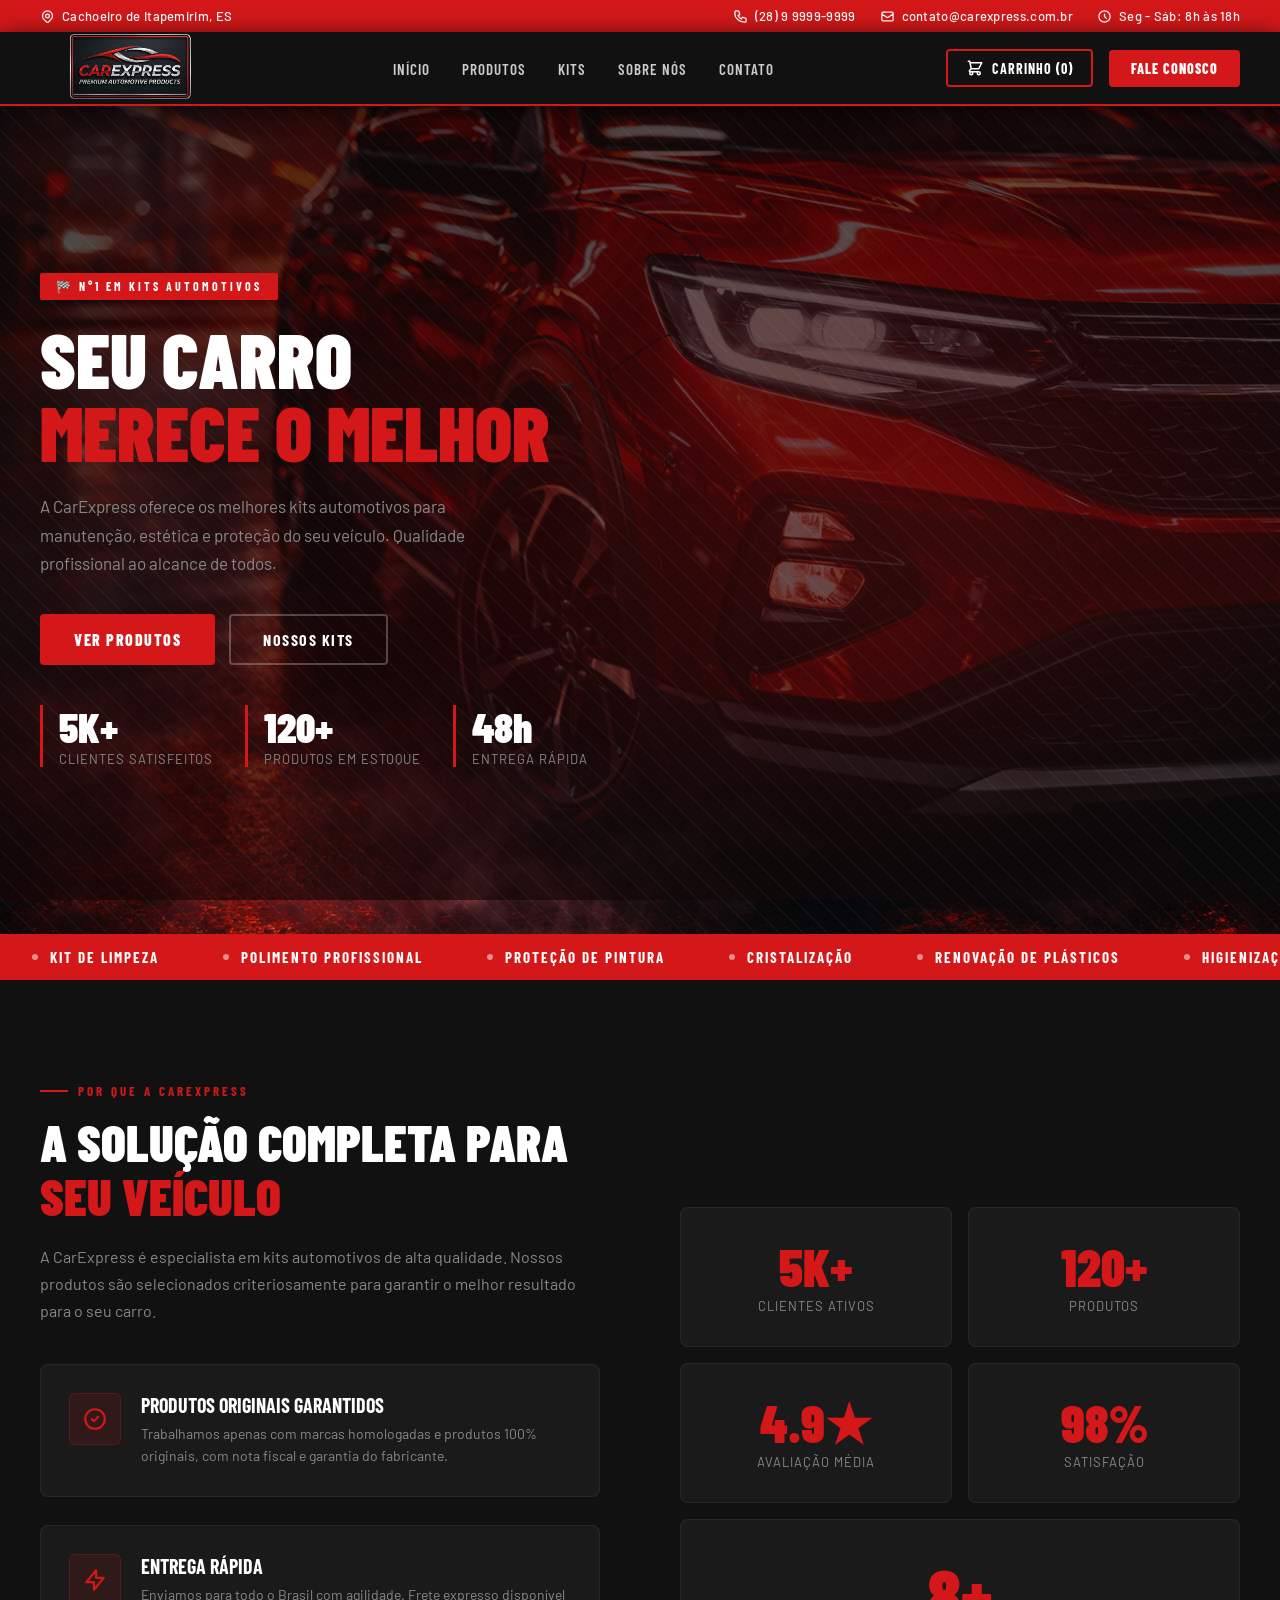
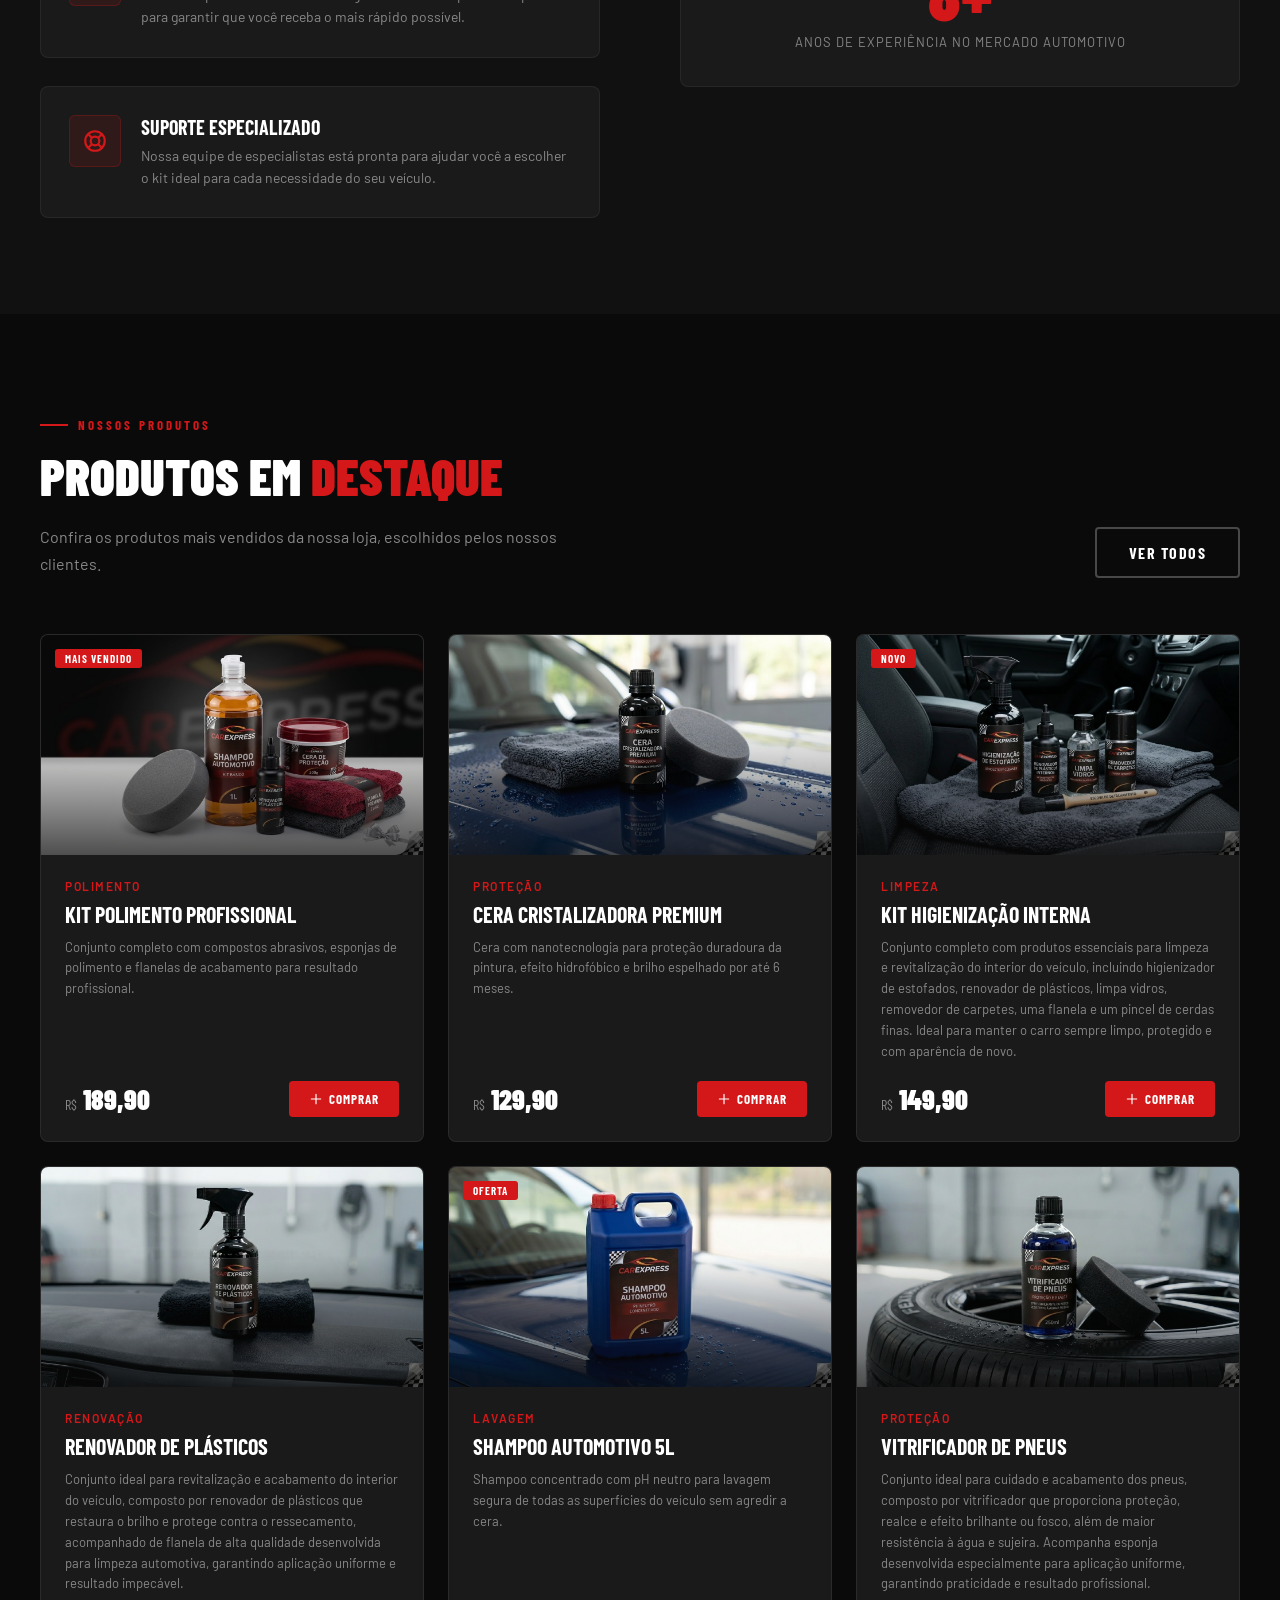
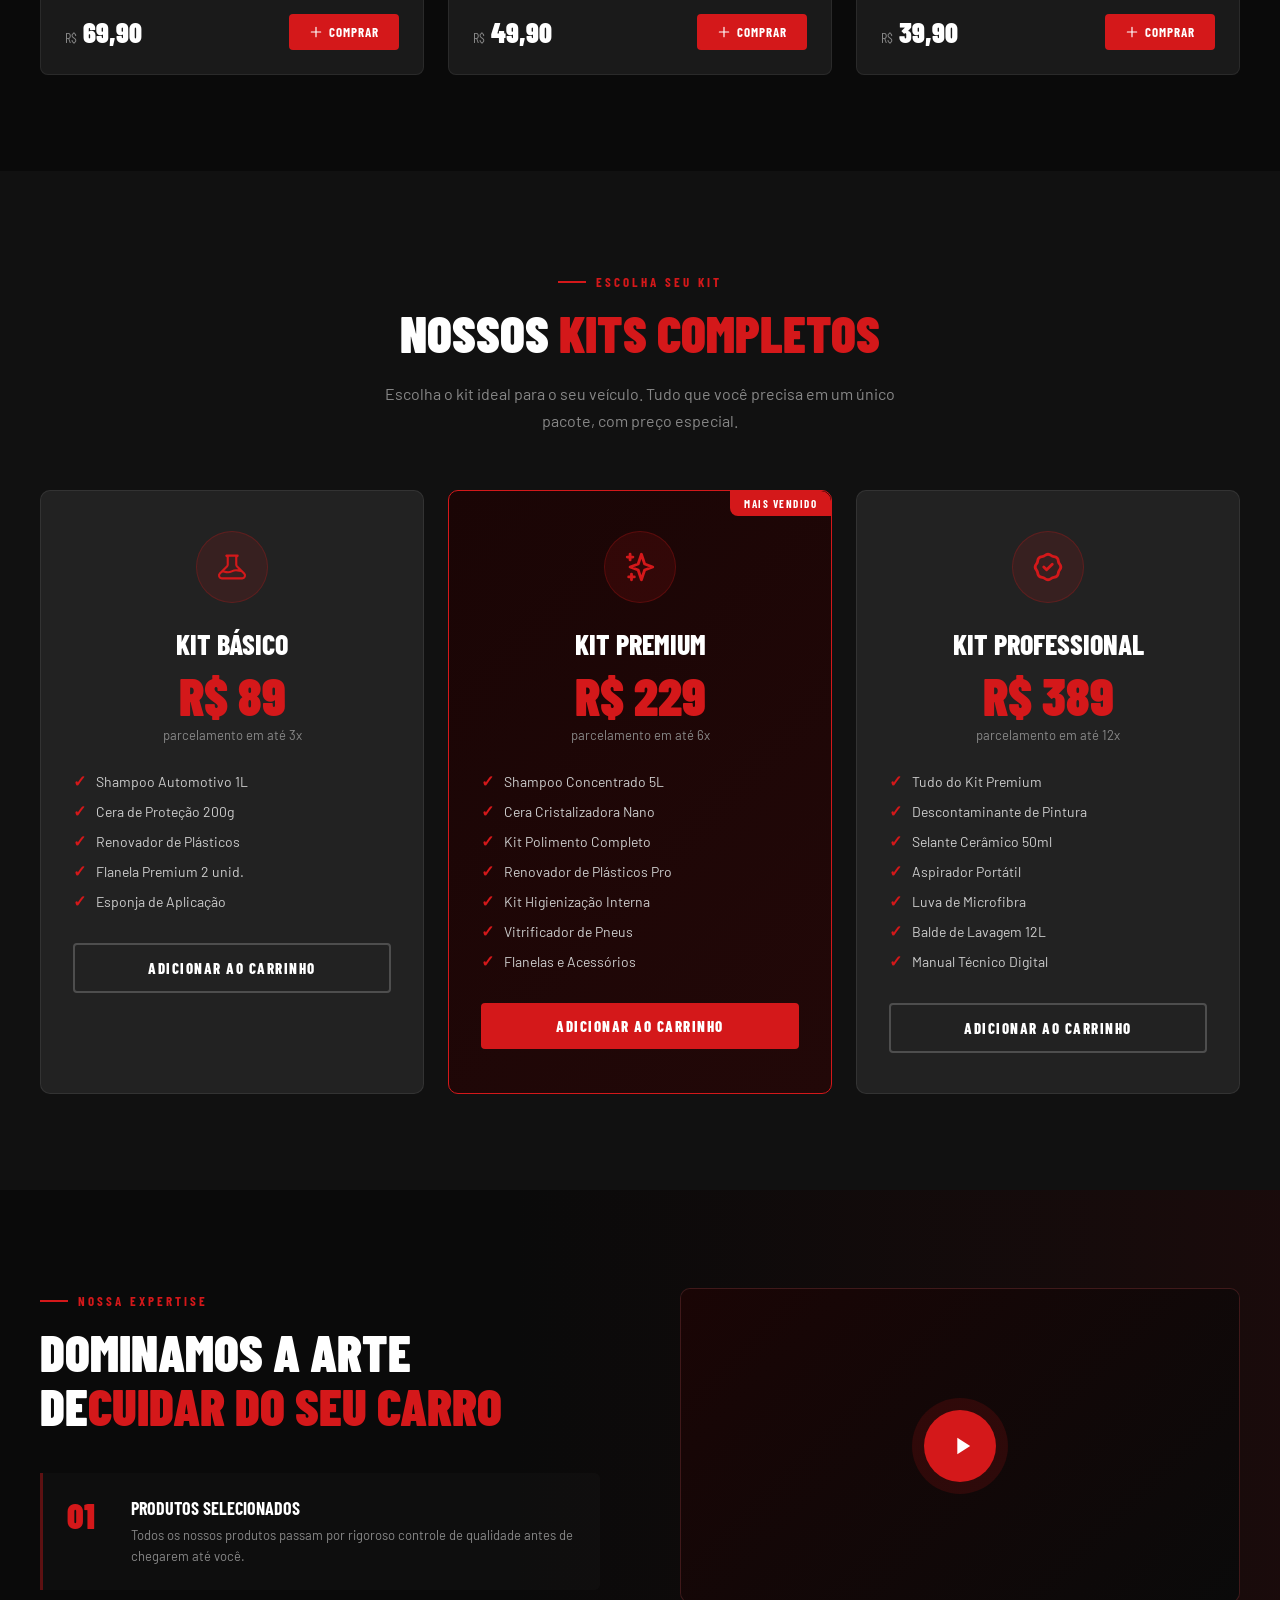
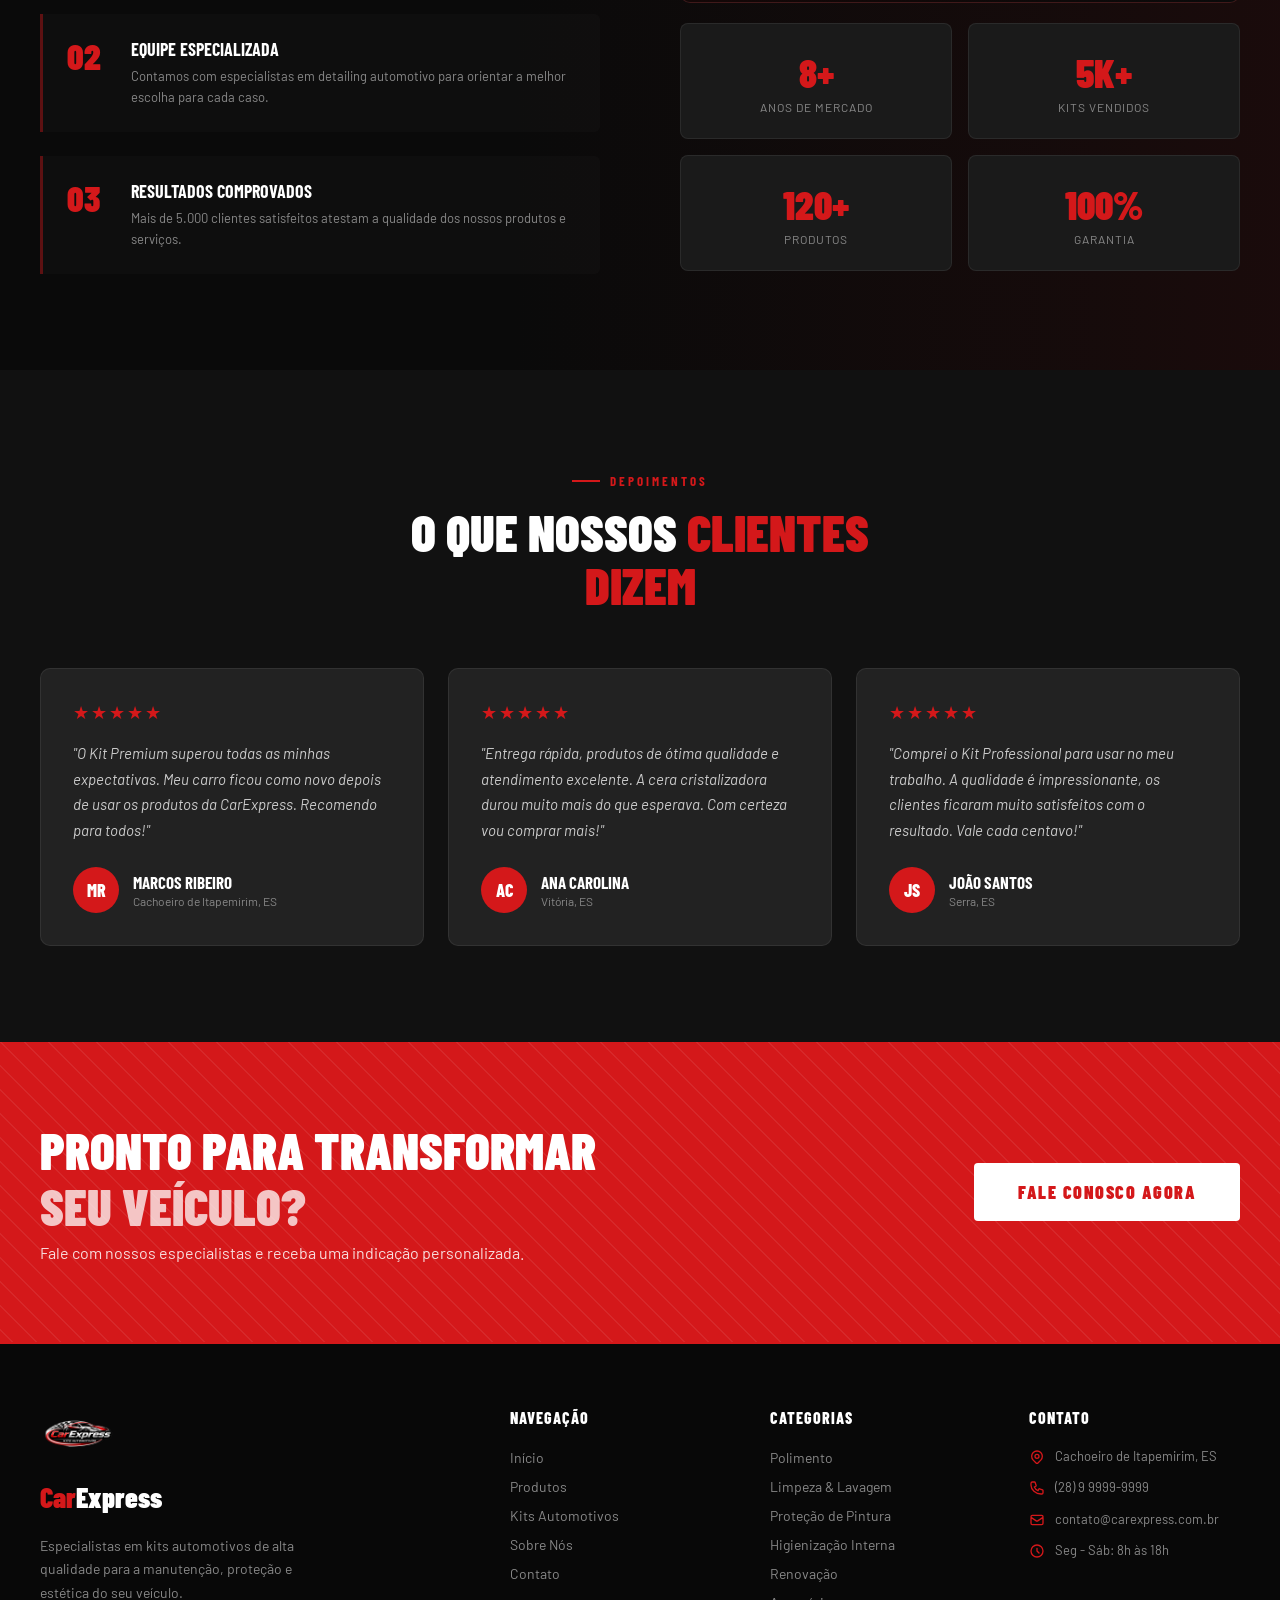
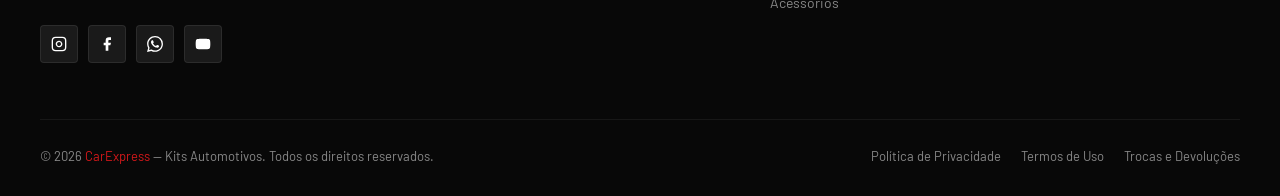
<file: index.html>
<!DOCTYPE html>
<html lang="pt-BR">

<head>
    <meta charset="UTF-8" />
    <meta name="viewport" content="width=device-width, initial-scale=1.0" />
    <title>CarExpress - Kits Automotivos</title>
    <link
        href="https://fonts.googleapis.com/css2?family=Barlow+Condensed:wght@400;600;700;800;900&family=Barlow:wght@300;400;500;600&display=swap"
        rel="stylesheet" />
    <link rel="stylesheet" href="css/Carexpress.css" />
</head>

<body>

    <!-- TOP BAR -->
    <div class="topbar">
        <div class="topbar-inner">
            <div class="topbar-left">
                <a href="#" class="topbar-item">
                    <svg fill="none" viewBox="0 0 24 24" stroke="currentColor">
                        <path stroke-linecap="round" stroke-linejoin="round" stroke-width="2"
                            d="M17.657 16.657L13.414 20.9a1.998 1.998 0 01-2.827 0l-4.244-4.243a8 8 0 1111.314 0z" />
                        <path stroke-linecap="round" stroke-linejoin="round" stroke-width="2"
                            d="M15 11a3 3 0 11-6 0 3 3 0 016 0z" />
                    </svg>
                    Cachoeiro de Itapemirim, ES
                </a>
            </div>
            <div class="topbar-right">
                <a href="tel:+5528999999999" class="topbar-item">
                    <svg fill="none" viewBox="0 0 24 24" stroke="currentColor">
                        <path stroke-linecap="round" stroke-linejoin="round" stroke-width="2"
                            d="M3 5a2 2 0 012-2h3.28a1 1 0 01.948.684l1.498 4.493a1 1 0 01-.502 1.21l-2.257 1.13a11.042 11.042 0 005.516 5.516l1.13-2.257a1 1 0 011.21-.502l4.493 1.498a1 1 0 01.684.949V19a2 2 0 01-2 2h-1C9.716 21 3 14.284 3 8V5z" />
                    </svg>
                    (28) 9 9999-9999
                </a>
                <a href="mailto:contato@carexpress.com.br" class="topbar-item">
                    <svg fill="none" viewBox="0 0 24 24" stroke="currentColor">
                        <path stroke-linecap="round" stroke-linejoin="round" stroke-width="2"
                            d="M3 8l7.89 5.26a2 2 0 002.22 0L21 8M5 19h14a2 2 0 002-2V7a2 2 0 00-2-2H5a2 2 0 00-2 2v10a2 2 0 002 2z" />
                    </svg>
                    contato@carexpress.com.br
                </a>
                <span class="topbar-item">
                    <svg fill="none" viewBox="0 0 24 24" stroke="currentColor">
                        <path stroke-linecap="round" stroke-linejoin="round" stroke-width="2"
                            d="M12 8v4l3 3m6-3a9 9 0 11-18 0 9 9 0 0118 0z" />
                    </svg>
                    Seg - Sáb: 8h às 18h
                </span>
            </div>
        </div>
    </div>

    <!-- NAVBAR -->
    <nav>
        <div class="nav-inner">
            <a href="#" class="nav-logo">
                <img src="img/logo.png" alt="CarExpress" style="height: auto; width: 180px;"
                    onerror="this.style.display='none';this.nextElementSibling.style.display='block'" />
                <span
                    style="display:none;font-family:'Barlow Condensed',sans-serif;font-weight:900;font-size:28px;color:#fff;"><span
                        style="color:#d4181a">Car</span>Express</span>
            </a>
            <ul class="nav-links">
                <li><a href="#">Início</a></li>
                <li><a href="#produtos">Produtos</a></li>
                <li><a href="#kits">Kits</a></li>
                <li><a href="#sobre">Sobre Nós</a></li>
                <li><a href="#contato">Contato</a></li>
            </ul>
            <div class="nav-actions">
                <button class="nav-cart">
                    <svg width="18" height="18" fill="none" viewBox="0 0 24 24" stroke="currentColor">
                        <path stroke-linecap="round" stroke-linejoin="round" stroke-width="2"
                            d="M3 3h2l.4 2M7 13h10l4-8H5.4M7 13L5.4 5M7 13l-2.293 2.293c-.63.63-.184 1.707.707 1.707H17m0 0a2 2 0 100 4 2 2 0 000-4zm-8 2a2 2 0 11-4 0 2 2 0 014 0z" />
                    </svg>
                    Carrinho (0)
                </button>
                <a href="contact.html" class="btn-quote" style="text-decoration:none;">Fale Conosco</a>
            </div>
        </div>
    </nav>

    <!-- HERO -->
    <section class="hero">
        <div class="hero-bg"></div>
        <div class="hero-inner">
            <div class="hero-content">
                <div class="hero-badge fade-up">🏁 N°1 em Kits Automotivos</div>
                <h1 class="fade-up delay-1">Seu carro<span>merece o melhor</span></h1>
                <p class="fade-up delay-2">
                    A CarExpress oferece os melhores kits automotivos para manutenção, estética e proteção do seu
                    veículo. Qualidade profissional ao alcance de todos.
                </p>
                <div class="hero-btns fade-up delay-3">
                    <a href="#produtos" class="btn-primary">Ver Produtos</a>
                    <a href="#kits" class="btn-outline">Nossos Kits</a>
                </div>
                <div class="hero-stats fade-up delay-3">
                    <div class="stat">
                        <div class="stat-num">5K+</div>
                        <div class="stat-label">Clientes Satisfeitos</div>
                    </div>
                    <div class="stat">
                        <div class="stat-num">120+</div>
                        <div class="stat-label">Produtos em Estoque</div>
                    </div>
                    <div class="stat">
                        <div class="stat-num">48h</div>
                        <div class="stat-label">Entrega Rápida</div>
                    </div>
                </div>
            </div>
        </div>
    </section>

    <!-- MARQUEE -->
    <div class="marquee-strip">
        <div class="marquee-track" id="marquee">
            <!-- Items duplicated for seamless loop -->
            <span class="marquee-item"><span class="marquee-dot"></span>Kit de Limpeza</span>
            <span class="marquee-item"><span class="marquee-dot"></span>Polimento Profissional</span>
            <span class="marquee-item"><span class="marquee-dot"></span>Proteção de Pintura</span>
            <span class="marquee-item"><span class="marquee-dot"></span>Cristalização</span>
            <span class="marquee-item"><span class="marquee-dot"></span>Renovação de Plásticos</span>
            <span class="marquee-item"><span class="marquee-dot"></span>Higienização Interna</span>
            <span class="marquee-item"><span class="marquee-dot"></span>Cera Premium</span>
            <span class="marquee-item"><span class="marquee-dot"></span>Kit de Limpeza</span>
            <span class="marquee-item"><span class="marquee-dot"></span>Polimento Profissional</span>
            <span class="marquee-item"><span class="marquee-dot"></span>Proteção de Pintura</span>
            <span class="marquee-item"><span class="marquee-dot"></span>Cristalização</span>
            <span class="marquee-item"><span class="marquee-dot"></span>Renovação de Plásticos</span>
            <span class="marquee-item"><span class="marquee-dot"></span>Higienização Interna</span>
            <span class="marquee-item"><span class="marquee-dot"></span>Cera Premium</span>
        </div>
    </div>

    <!-- WHY US -->
    <section class="why" id="sobre">
        <div class="container">
            <div class="why-grid">
                <div>
                    <div class="section-tag">Por que a CarExpress</div>
                    <h2 class="section-title">A solução completa para <span>seu veículo</span></h2>
                    <p class="section-desc">A CarExpress é especialista em kits automotivos de alta qualidade. Nossos
                        produtos são selecionados criteriosamente para garantir o melhor resultado para o seu carro.</p>
                    <div class="why-features">
                        <div class="why-feature">
                            <div class="why-icon">
                                <svg fill="none" viewBox="0 0 24 24" stroke="currentColor">
                                    <path stroke-linecap="round" stroke-linejoin="round" stroke-width="2"
                                        d="M9 12l2 2 4-4m6 2a9 9 0 11-18 0 9 9 0 0118 0z" />
                                </svg>
                            </div>
                            <div>
                                <div class="why-feat-title">Produtos Originais Garantidos</div>
                                <div class="why-feat-desc">Trabalhamos apenas com marcas homologadas e produtos 100%
                                    originais, com nota fiscal e garantia do fabricante.</div>
                            </div>
                        </div>
                        <div class="why-feature">
                            <div class="why-icon">
                                <svg fill="none" viewBox="0 0 24 24" stroke="currentColor">
                                    <path stroke-linecap="round" stroke-linejoin="round" stroke-width="2"
                                        d="M13 10V3L4 14h7v7l9-11h-7z" />
                                </svg>
                            </div>
                            <div>
                                <div class="why-feat-title">Entrega Rápida</div>
                                <div class="why-feat-desc">Enviamos para todo o Brasil com agilidade. Frete expresso
                                    disponível para garantir que você receba o mais rápido possível.</div>
                            </div>
                        </div>
                        <div class="why-feature">
                            <div class="why-icon">
                                <svg fill="none" viewBox="0 0 24 24" stroke="currentColor">
                                    <path stroke-linecap="round" stroke-linejoin="round" stroke-width="2"
                                        d="M18.364 5.636l-3.536 3.536m0 5.656l3.536 3.536M9.172 9.172L5.636 5.636m3.536 9.192l-3.536 3.536M21 12a9 9 0 11-18 0 9 9 0 0118 0zm-5 0a4 4 0 11-8 0 4 4 0 018 0z" />
                                </svg>
                            </div>
                            <div>
                                <div class="why-feat-title">Suporte Especializado</div>
                                <div class="why-feat-desc">Nossa equipe de especialistas está pronta para ajudar você a
                                    escolher o kit ideal para cada necessidade do seu veículo.</div>
                            </div>
                        </div>
                    </div>
                </div>
                <div class="why-visual">
                    <div class="why-card">
                        <div class="why-card-num">5K+</div>
                        <div class="why-card-label">Clientes Ativos</div>
                    </div>
                    <div class="why-card">
                        <div class="why-card-num">120+</div>
                        <div class="why-card-label">Produtos</div>
                    </div>
                    <div class="why-card">
                        <div class="why-card-num">4.9★</div>
                        <div class="why-card-label">Avaliação Média</div>
                    </div>
                    <div class="why-card">
                        <div class="why-card-num">98%</div>
                        <div class="why-card-label">Satisfação</div>
                    </div>
                    <div class="why-card large">
                        <div class="why-card-num">8+</div>
                        <div class="why-card-label">Anos de Experiência no Mercado Automotivo</div>
                    </div>
                </div>
            </div>
        </div>
    </section>

    <!-- PRODUCTS -->
    <section class="products" id="produtos">
        <div class="container">
            <div class="products-header">
                <div>
                    <div class="section-tag">Nossos Produtos</div>
                    <h2 class="section-title">Produtos em <span>Destaque</span></h2>
                    <p class="section-desc">Confira os produtos mais vendidos da nossa loja, escolhidos pelos nossos
                        clientes.</p>
                </div>
                <a href="products.html" class="btn-outline">Ver Todos</a>
            </div>
            <div class="products-grid">

                <div class="product-card">
                    <div class="product-img">
                        <div class="product-badge">Mais Vendido</div>
                        <img src="img/polimento.jpg" alt="Kit Polimento Profissional"
                            style="width: 100%; height: 100%; object-fit: cover; display: block;">
                    </div>
                    <div class="product-body">
                        <div class="product-cat">Polimento</div>
                        <div class="product-name">Kit Polimento Profissional</div>
                        <div class="product-desc">Conjunto completo com compostos abrasivos, esponjas de polimento e
                            flanelas de acabamento para resultado profissional.</div>
                        <div class="product-footer">
                            <div class="product-price"><small>R$</small> 189,90</div>
                            <button class="btn-add">
                                <svg width="14" height="14" fill="none" viewBox="0 0 24 24" stroke="currentColor">
                                    <path stroke-linecap="round" stroke-linejoin="round" stroke-width="2"
                                        d="M12 4v16m8-8H4" />
                                </svg>
                                Comprar
                            </button>
                        </div>
                    </div>
                </div>

                <div class="product-card">
                    <div class="product-img">
                        <img src="img/cera.jpg
                        " alt="Cera Cristalizadora Premium"
                            style="width: 100%; height: 100%; object-fit: cover; display: block;">
                    </div>
                    <div class="product-body">
                        <div class="product-cat">Proteção</div>
                        <div class="product-name">Cera Cristalizadora Premium</div>
                        <div class="product-desc">Cera com nanotecnologia para proteção duradoura da pintura, efeito
                            hidrofóbico e brilho espelhado por até 6 meses.</div>
                        <div class="product-footer">
                            <div class="product-price"><small>R$</small> 129,90</div>
                            <button class="btn-add">
                                <svg width="14" height="14" fill="none" viewBox="0 0 24 24" stroke="currentColor">
                                    <path stroke-linecap="round" stroke-linejoin="round" stroke-width="2"
                                        d="M12 4v16m8-8H4" />
                                </svg>
                                Comprar
                            </button>
                        </div>
                    </div>
                </div>

                <div class="product-card">
                    <div class="product-img">
                        <div class="product-badge">Novo</div>
                        <img src="img/higienizacao.jpg" alt="Kit Higienização Interna"
                            style="width: 100%; height: 100%; object-fit: cover; display: block;">
                    </div>
                    <div class="product-body">
                        <div class="product-cat">Limpeza</div>
                        <div class="product-name">Kit Higienização Interna</div>
                        <div class="product-desc">Conjunto completo com produtos essenciais para limpeza e revitalização
                            do interior do veículo, incluindo higienizador de estofados, renovador de plásticos, limpa
                            vidros, removedor de carpetes, uma flanela e um pincel de cerdas finas. Ideal para manter o
                            carro sempre limpo, protegido e com aparência de novo.</div>
                        <div class="product-footer">
                            <div class="product-price"><small>R$</small> 149,90</div>
                            <button class="btn-add">
                                <svg width="14" height="14" fill="none" viewBox="0 0 24 24" stroke="currentColor">
                                    <path stroke-linecap="round" stroke-linejoin="round" stroke-width="2"
                                        d="M12 4v16m8-8H4" />
                                </svg>
                                Comprar
                            </button>
                        </div>
                    </div>
                </div>

                <div class="product-card">
                    <div class="product-img">
                        <img src="img/renovador.jpg" alt="Renovador de Plásticos"
                            style="width: 100%; height: 100%; object-fit: cover; display: block;">
                    </div>
                    <div class="product-body">
                        <div class="product-cat">Renovação</div>
                        <div class="product-name">Renovador de Plásticos</div>
                        <div class="product-desc">Conjunto ideal para revitalização e acabamento do interior do veículo,
                            composto por renovador de plásticos que restaura o brilho e protege contra o ressecamento,
                            acompanhado de flanela de alta qualidade desenvolvida para limpeza automotiva, garantindo
                            aplicação uniforme e resultado impecável.</div>
                        <div class="product-footer">
                            <div class="product-price"><small>R$</small> 69,90</div>
                            <button class="btn-add">
                                <svg width="14" height="14" fill="none" viewBox="0 0 24 24" stroke="currentColor">
                                    <path stroke-linecap="round" stroke-linejoin="round" stroke-width="2"
                                        d="M12 4v16m8-8H4" />
                                </svg>
                                Comprar
                            </button>
                        </div>
                    </div>
                </div>

                <div class="product-card">
                    <div class="product-img">
                        <div class="product-badge">Oferta</div>
                        <img src="img/shampoo.jpg" alt="Shampoo Automotivo 5L"
                            style="width: 100%; height: 100%; object-fit: cover; display: block;">
                    </div>
                    <div class="product-body">
                        <div class="product-cat">Lavagem</div>
                        <div class="product-name">Shampoo Automotivo 5L</div>
                        <div class="product-desc">Shampoo concentrado com pH neutro para lavagem segura de todas as
                            superfícies do veículo sem agredir a cera.</div>
                        <div class="product-footer">
                            <div class="product-price"><small>R$</small> 49,90</div>
                            <button class="btn-add">
                                <svg width="14" height="14" fill="none" viewBox="0 0 24 24" stroke="currentColor">
                                    <path stroke-linecap="round" stroke-linejoin="round" stroke-width="2"
                                        d="M12 4v16m8-8H4" />
                                </svg>
                                Comprar
                            </button>
                        </div>
                    </div>
                </div>

                <div class="product-card">
                    <div class="product-img">
                        <img src="img/vitrificador.jpg" alt="Vitrificador de Pneus CarExpress"
                            style="width: 100%; height: 100%; object-fit: cover; display: block;">
                    </div>
                    <div class="product-body">
                        <div class="product-cat">Proteção</div>
                        <div class="product-name">Vitrificador de Pneus</div>
                        <div class="product-desc">Conjunto ideal para cuidado e acabamento dos pneus, composto por
                            vitrificador que proporciona proteção, realce e efeito brilhante ou fosco, além de maior
                            resistência à água e sujeira. Acompanha esponja desenvolvida especialmente para aplicação
                            uniforme, garantindo praticidade e resultado profissional.</div>
                        <div class="product-footer">
                            <div class="product-price"><small>R$</small> 39,90</div>
                            <button class="btn-add">
                                <svg width="14" height="14" fill="none" viewBox="0 0 24 24" stroke="currentColor">
                                    <path stroke-linecap="round" stroke-linejoin="round" stroke-width="2"
                                        d="M12 4v16m8-8H4" />
                                </svg>
                                Comprar
                            </button>
                        </div>
                    </div>
                </div>

            </div>
        </div>
    </section>

    <!-- KITS -->
    <section class="kits" id="kits">
        <div class="container">
            <div style="text-align:center;max-width:600px;margin:0 auto;">
                <div class="section-tag" style="justify-content:center;">Escolha seu Kit</div>
                <h2 class="section-title">Nossos <span>Kits Completos</span></h2>
                <p class="section-desc" style="margin:0 auto;">Escolha o kit ideal para o seu veículo. Tudo que você
                    precisa em um único pacote, com preço especial.</p>
            </div>
            <div class="kits-grid">

                <div class="kit-card">
                    <div class="kit-icon">
                        <svg fill="none" viewBox="0 0 24 24" stroke="currentColor" xmlns="http://www.w3.org/2000/svg">
                            <path stroke-linecap="round" stroke-linejoin="round" stroke-width="1.5"
                                d="M19.428 15.428a2 2 0 00-1.022-.547l-2.387-.477a6 6 0 00-3.86.517l-.318.158a6 6 0 01-3.86.517L6.05 15.21a2 2 0 00-1.806.547M8 4h8l-1 1v5.172a2 2 0 00.586 1.414l5 5c1.26 1.26.367 3.414-1.415 3.414H4.828c-1.782 0-2.674-2.154-1.414-3.414l5-5A2 2 0 009 10.172V5L8 4z" />
                        </svg>
                    </div>
                    <div class="kit-name">Kit Básico</div>
                    <div class="kit-price">R$ 89</div>
                    <div class="kit-price-note">parcelamento em até 3x</div>
                    <ul class="kit-items">
                        <li>Shampoo Automotivo 1L</li>
                        <li>Cera de Proteção 200g</li>
                        <li>Renovador de Plásticos</li>
                        <li>Flanela Premium 2 unid.</li>
                        <li>Esponja de Aplicação</li>
                    </ul>
                    <button class="btn-kit outline">Adicionar ao Carrinho</button>
                </div>

                <div class="kit-card featured">
                    <div class="kit-icon">
                        <svg fill="none" viewBox="0 0 24 24" stroke="currentColor">
                            <path stroke-linecap="round" stroke-linejoin="round" stroke-width="2"
                                d="M5 3v4M3 5h4M6 17v4m-2-2h4m5-16l2.286 6.857L21 12l-5.714 2.143L13 21l-2.286-6.857L5 12l5.714-2.143L13 3z" />
                        </svg>
                    </div>
                    <div class="kit-name">Kit Premium</div>
                    <div class="kit-price">R$ 229</div>
                    <div class="kit-price-note">parcelamento em até 6x</div>
                    <ul class="kit-items">
                        <li>Shampoo Concentrado 5L</li>
                        <li>Cera Cristalizadora Nano</li>
                        <li>Kit Polimento Completo</li>
                        <li>Renovador de Plásticos Pro</li>
                        <li>Kit Higienização Interna</li>
                        <li>Vitrificador de Pneus</li>
                        <li>Flanelas e Acessórios</li>
                    </ul>
                    <button class="btn-kit">Adicionar ao Carrinho</button>
                </div>

                <div class="kit-card">
                    <div class="kit-icon">
                        <svg fill="none" viewBox="0 0 24 24" stroke="currentColor">
                            <path stroke-linecap="round" stroke-linejoin="round" stroke-width="2"
                                d="M9 12l2 2 4-4M7.835 4.697a3.42 3.42 0 001.946-.806 3.42 3.42 0 014.438 0 3.42 3.42 0 001.946.806 3.42 3.42 0 013.138 3.138 3.42 3.42 0 00.806 1.946 3.42 3.42 0 010 4.438 3.42 3.42 0 00-.806 1.946 3.42 3.42 0 01-3.138 3.138 3.42 3.42 0 00-1.946.806 3.42 3.42 0 01-4.438 0 3.42 3.42 0 00-1.946-.806 3.42 3.42 0 01-3.138-3.138 3.42 3.42 0 00-.806-1.946 3.42 3.42 0 010-4.438 3.42 3.42 0 00.806-1.946 3.42 3.42 0 013.138-3.138z" />
                        </svg>
                    </div>
                    <div class="kit-name">Kit Professional</div>
                    <div class="kit-price">R$ 389</div>
                    <div class="kit-price-note">parcelamento em até 12x</div>
                    <ul class="kit-items">
                        <li>Tudo do Kit Premium</li>
                        <li>Descontaminante de Pintura</li>
                        <li>Selante Cerâmico 50ml</li>
                        <li>Aspirador Portátil</li>
                        <li>Luva de Microfibra</li>
                        <li>Balde de Lavagem 12L</li>
                        <li>Manual Técnico Digital</li>
                    </ul>
                    <button class="btn-kit outline">Adicionar ao Carrinho</button>
                </div>

            </div>
        </div>
    </section>

    <!-- MASTERY / VIDEO -->
    <section class="mastery">
        <div class="mastery-bg"></div>
        <div class="container">
            <div class="mastery-inner">
                <div>
                    <div class="section-tag">Nossa Expertise</div>
                    <h2 class="section-title">Dominamos a arte de<span>cuidar do seu carro</span></h2>
                    <div class="mastery-feats">
                        <div class="mastery-feat">
                            <div class="mastery-feat-num">01</div>
                            <div>
                                <div class="mastery-feat-title">Produtos Selecionados</div>
                                <div class="mastery-feat-desc">Todos os nossos produtos passam por rigoroso controle de
                                    qualidade antes de chegarem até você.</div>
                            </div>
                        </div>
                        <div class="mastery-feat">
                            <div class="mastery-feat-num">02</div>
                            <div>
                                <div class="mastery-feat-title">Equipe Especializada</div>
                                <div class="mastery-feat-desc">Contamos com especialistas em detailing automotivo para
                                    orientar a melhor escolha para cada caso.</div>
                            </div>
                        </div>
                        <div class="mastery-feat">
                            <div class="mastery-feat-num">03</div>
                            <div>
                                <div class="mastery-feat-title">Resultados Comprovados</div>
                                <div class="mastery-feat-desc">Mais de 5.000 clientes satisfeitos atestam a qualidade
                                    dos nossos produtos e serviços.</div>
                            </div>
                        </div>
                    </div>
                </div>
                <div class="mastery-video-side">
                    <div class="video-box">
                        <div class="video-bg"></div>
                        <div class="play-btn">
                            <svg fill="currentColor" viewBox="0 0 24 24">
                                <path d="M8 5v14l11-7z" />
                            </svg>
                        </div>
                    </div>
                    <div class="mastery-stats">
                        <div class="mstat">
                            <div class="mstat-num">8+</div>
                            <div class="mstat-label">Anos de Mercado</div>
                        </div>
                        <div class="mstat">
                            <div class="mstat-num">5K+</div>
                            <div class="mstat-label">Kits Vendidos</div>
                        </div>
                        <div class="mstat">
                            <div class="mstat-num">120+</div>
                            <div class="mstat-label">Produtos</div>
                        </div>
                        <div class="mstat">
                            <div class="mstat-num">100%</div>
                            <div class="mstat-label">Garantia</div>
                        </div>
                    </div>
                </div>
            </div>
        </div>
    </section>

    <!-- TESTIMONIALS -->
    <section class="testimonials">
        <div class="container">
            <div style="text-align:center;max-width:560px;margin:0 auto;">
                <div class="section-tag" style="justify-content:center;">Depoimentos</div>
                <h2 class="section-title">O que nossos <span>clientes dizem</span></h2>
            </div>
            <div class="testimonials-grid">

                <div class="testi-card">
                    <div class="testi-stars">★★★★★</div>
                    <div class="testi-text">"O Kit Premium superou todas as minhas expectativas. Meu carro ficou como
                        novo depois de usar os produtos da CarExpress. Recomendo para todos!"</div>
                    <div class="testi-author">
                        <div class="testi-avatar">MR</div>
                        <div>
                            <div class="testi-name">Marcos Ribeiro</div>
                            <div class="testi-city">Cachoeiro de Itapemirim, ES</div>
                        </div>
                    </div>
                </div>

                <div class="testi-card">
                    <div class="testi-stars">★★★★★</div>
                    <div class="testi-text">"Entrega rápida, produtos de ótima qualidade e atendimento excelente. A cera
                        cristalizadora durou muito mais do que esperava. Com certeza vou comprar mais!"</div>
                    <div class="testi-author">
                        <div class="testi-avatar">AC</div>
                        <div>
                            <div class="testi-name">Ana Carolina</div>
                            <div class="testi-city">Vitória, ES</div>
                        </div>
                    </div>
                </div>

                <div class="testi-card">
                    <div class="testi-stars">★★★★★</div>
                    <div class="testi-text">"Comprei o Kit Professional para usar no meu trabalho. A qualidade é
                        impressionante, os clientes ficaram muito satisfeitos com o resultado. Vale cada centavo!"</div>
                    <div class="testi-author">
                        <div class="testi-avatar">JS</div>
                        <div>
                            <div class="testi-name">João Santos</div>
                            <div class="testi-city">Serra, ES</div>
                        </div>
                    </div>
                </div>

            </div>
        </div>
    </section>

    <!-- CTA BANNER -->
    <section class="cta-banner" id="contato">
        <div class="container">
            <div class="cta-inner">
                <div>
                    <h2 class="cta-title">Pronto para transformar<br><span>seu veículo?</span></h2>
                    <p class="cta-desc">Fale com nossos especialistas e receba uma indicação personalizada.</p>
                </div>
                <a href="contact.html" class="btn-cta-white" style="text-decoration:none;">Fale Conosco Agora</a>
            </div>
        </div>
    </section>

    <!-- FOOTER -->
    <footer>
        <div class="container">
            <div class="footer-grid">
                <div>
                    <img src="img/CarExpress-logo.png" alt="CarExpress" class="footer-brand-logo"
                        onerror="this.style.display='none';this.nextElementSibling.style.display='block'" />
                    <span
                        style="display:none;font-family:'Barlow Condensed',sans-serif;font-weight:900;font-size:28px;color:#fff;margin-bottom:20px;display:block;"><span
                            style="color:#d4181a">Car</span>Express</span>
                    <p class="footer-brand-desc">Especialistas em kits automotivos de alta qualidade para a manutenção,
                        proteção e estética do seu veículo.</p>
                    <div class="footer-socials">
                        <div class="social-btn" title="Instagram">
                            <svg fill="none" viewBox="0 0 24 24" stroke="currentColor">
                                <rect x="2" y="2" width="20" height="20" rx="5" ry="5" stroke-width="2" />
                                <path stroke-linecap="round" stroke-linejoin="round" stroke-width="2"
                                    d="M16 11.37A4 4 0 1112.63 8 4 4 0 0116 11.37z" />
                                <line x1="17.5" y1="6.5" x2="17.51" y2="6.5" stroke-width="2" />
                            </svg>
                        </div>
                        <div class="social-btn" title="Facebook">
                            <svg fill="currentColor" viewBox="0 0 24 24">
                                <path d="M18 2h-3a5 5 0 00-5 5v3H7v4h3v8h4v-8h3l1-4h-4V7a1 1 0 011-1h3z" />
                            </svg>
                        </div>
                        <div class="social-btn" title="WhatsApp">
                            <svg fill="currentColor" viewBox="0 0 24 24">
                                <path
                                    d="M17.472 14.382c-.297-.149-1.758-.867-2.03-.967-.273-.099-.471-.148-.67.15-.197.297-.767.966-.94 1.164-.173.199-.347.223-.644.075-.297-.15-1.255-.463-2.39-1.475-.883-.788-1.48-1.761-1.653-2.059-.173-.297-.018-.458.13-.606.134-.133.298-.347.446-.52.149-.174.198-.298.298-.497.099-.198.05-.371-.025-.52-.075-.149-.669-1.612-.916-2.207-.242-.579-.487-.5-.669-.51-.173-.008-.371-.01-.57-.01-.198 0-.52.074-.792.372-.272.297-1.04 1.016-1.04 2.479 0 1.462 1.065 2.875 1.213 3.074.149.198 2.096 3.2 5.077 4.487.709.306 1.262.489 1.694.625.712.227 1.36.195 1.871.118.571-.085 1.758-.719 2.006-1.413.248-.694.248-1.289.173-1.413-.074-.124-.272-.198-.57-.347m-5.421 7.403h-.004a9.87 9.87 0 01-5.031-1.378l-.361-.214-3.741.982.998-3.648-.235-.374a9.86 9.86 0 01-1.51-5.26c.001-5.45 4.436-9.884 9.888-9.884 2.64 0 5.122 1.03 6.988 2.898a9.825 9.825 0 012.893 6.994c-.003 5.45-4.437 9.884-9.885 9.884m8.413-18.297A11.815 11.815 0 0012.05 0C5.495 0 .16 5.335.157 11.892c0 2.096.547 4.142 1.588 5.945L.057 24l6.305-1.654a11.882 11.882 0 005.683 1.448h.005c6.554 0 11.89-5.335 11.893-11.893a11.821 11.821 0 00-3.48-8.413z" />
                            </svg>
                        </div>
                        <div class="social-btn" title="YouTube">
                            <svg fill="currentColor" viewBox="0 0 24 24">
                                <path
                                    d="M22.54 6.42a2.78 2.78 0 00-1.95-1.96C18.88 4 12 4 12 4s-6.88 0-8.59.46a2.78 2.78 0 00-1.95 1.96A29 29 0 001 12a29 29 0 00.46 5.58A2.78 2.78 0 003.41 19.6C5.12 20 12 20 12 20s6.88 0 8.59-.46a2.78 2.78 0 001.95-1.95A29 29 0 0023 12a29 29 0 00-.46-5.58z" />
                                <polygon fill="white" points="9.75 15.02 15.5 12 9.75 8.98 9.75 15.02" />
                            </svg>
                        </div>
                    </div>
                </div>
                <div>
                    <div class="footer-col-title">Navegação</div>
                    <ul class="footer-links">
                        <li><a href="#">Início</a></li>
                        <li><a href="#produtos">Produtos</a></li>
                        <li><a href="#kits">Kits Automotivos</a></li>
                        <li><a href="#sobre">Sobre Nós</a></li>
                        <li><a href="#contato">Contato</a></li>
                    </ul>
                </div>
                <div>
                    <div class="footer-col-title">Categorias</div>
                    <ul class="footer-links">
                        <li><a href="#">Polimento</a></li>
                        <li><a href="#">Limpeza & Lavagem</a></li>
                        <li><a href="#">Proteção de Pintura</a></li>
                        <li><a href="#">Higienização Interna</a></li>
                        <li><a href="#">Renovação</a></li>
                        <li><a href="#">Acessórios</a></li>
                    </ul>
                </div>
                <div>
                    <div class="footer-col-title">Contato</div>
                    <div class="footer-contact-item">
                        <svg fill="none" viewBox="0 0 24 24" stroke="currentColor">
                            <path stroke-linecap="round" stroke-linejoin="round" stroke-width="2"
                                d="M17.657 16.657L13.414 20.9a1.998 1.998 0 01-2.827 0l-4.244-4.243a8 8 0 1111.314 0z" />
                            <path stroke-linecap="round" stroke-linejoin="round" stroke-width="2"
                                d="M15 11a3 3 0 11-6 0 3 3 0 016 0z" />
                        </svg>
                        <span>Cachoeiro de Itapemirim, ES</span>
                    </div>
                    <div class="footer-contact-item">
                        <svg fill="none" viewBox="0 0 24 24" stroke="currentColor">
                            <path stroke-linecap="round" stroke-linejoin="round" stroke-width="2"
                                d="M3 5a2 2 0 012-2h3.28a1 1 0 01.948.684l1.498 4.493a1 1 0 01-.502 1.21l-2.257 1.13a11.042 11.042 0 005.516 5.516l1.13-2.257a1 1 0 011.21-.502l4.493 1.498a1 1 0 01.684.949V19a2 2 0 01-2 2h-1C9.716 21 3 14.284 3 8V5z" />
                        </svg>
                        <span>(28) 9 9999-9999</span>
                    </div>
                    <div class="footer-contact-item">
                        <svg fill="none" viewBox="0 0 24 24" stroke="currentColor">
                            <path stroke-linecap="round" stroke-linejoin="round" stroke-width="2"
                                d="M3 8l7.89 5.26a2 2 0 002.22 0L21 8M5 19h14a2 2 0 002-2V7a2 2 0 00-2-2H5a2 2 0 00-2 2v10a2 2 0 002 2z" />
                        </svg>
                        <span>contato@carexpress.com.br</span>
                    </div>
                    <div class="footer-contact-item">
                        <svg fill="none" viewBox="0 0 24 24" stroke="currentColor">
                            <path stroke-linecap="round" stroke-linejoin="round" stroke-width="2"
                                d="M12 8v4l3 3m6-3a9 9 0 11-18 0 9 9 0 0118 0z" />
                        </svg>
                        <span>Seg - Sáb: 8h às 18h</span>
                    </div>
                </div>
            </div>
            <div class="footer-bottom">
                <div class="footer-copy">© 2026 <a href="#">CarExpress</a> — Kits Automotivos. Todos os direitos
                    reservados.</div>
                <div class="footer-legal">
                    <a href="#">Política de Privacidade</a>
                    <a href="#">Termos de Uso</a>
                    <a href="#">Trocas e Devoluções</a>
                </div>
            </div>
        </div>
    </footer>

</body>

</html>
</file>
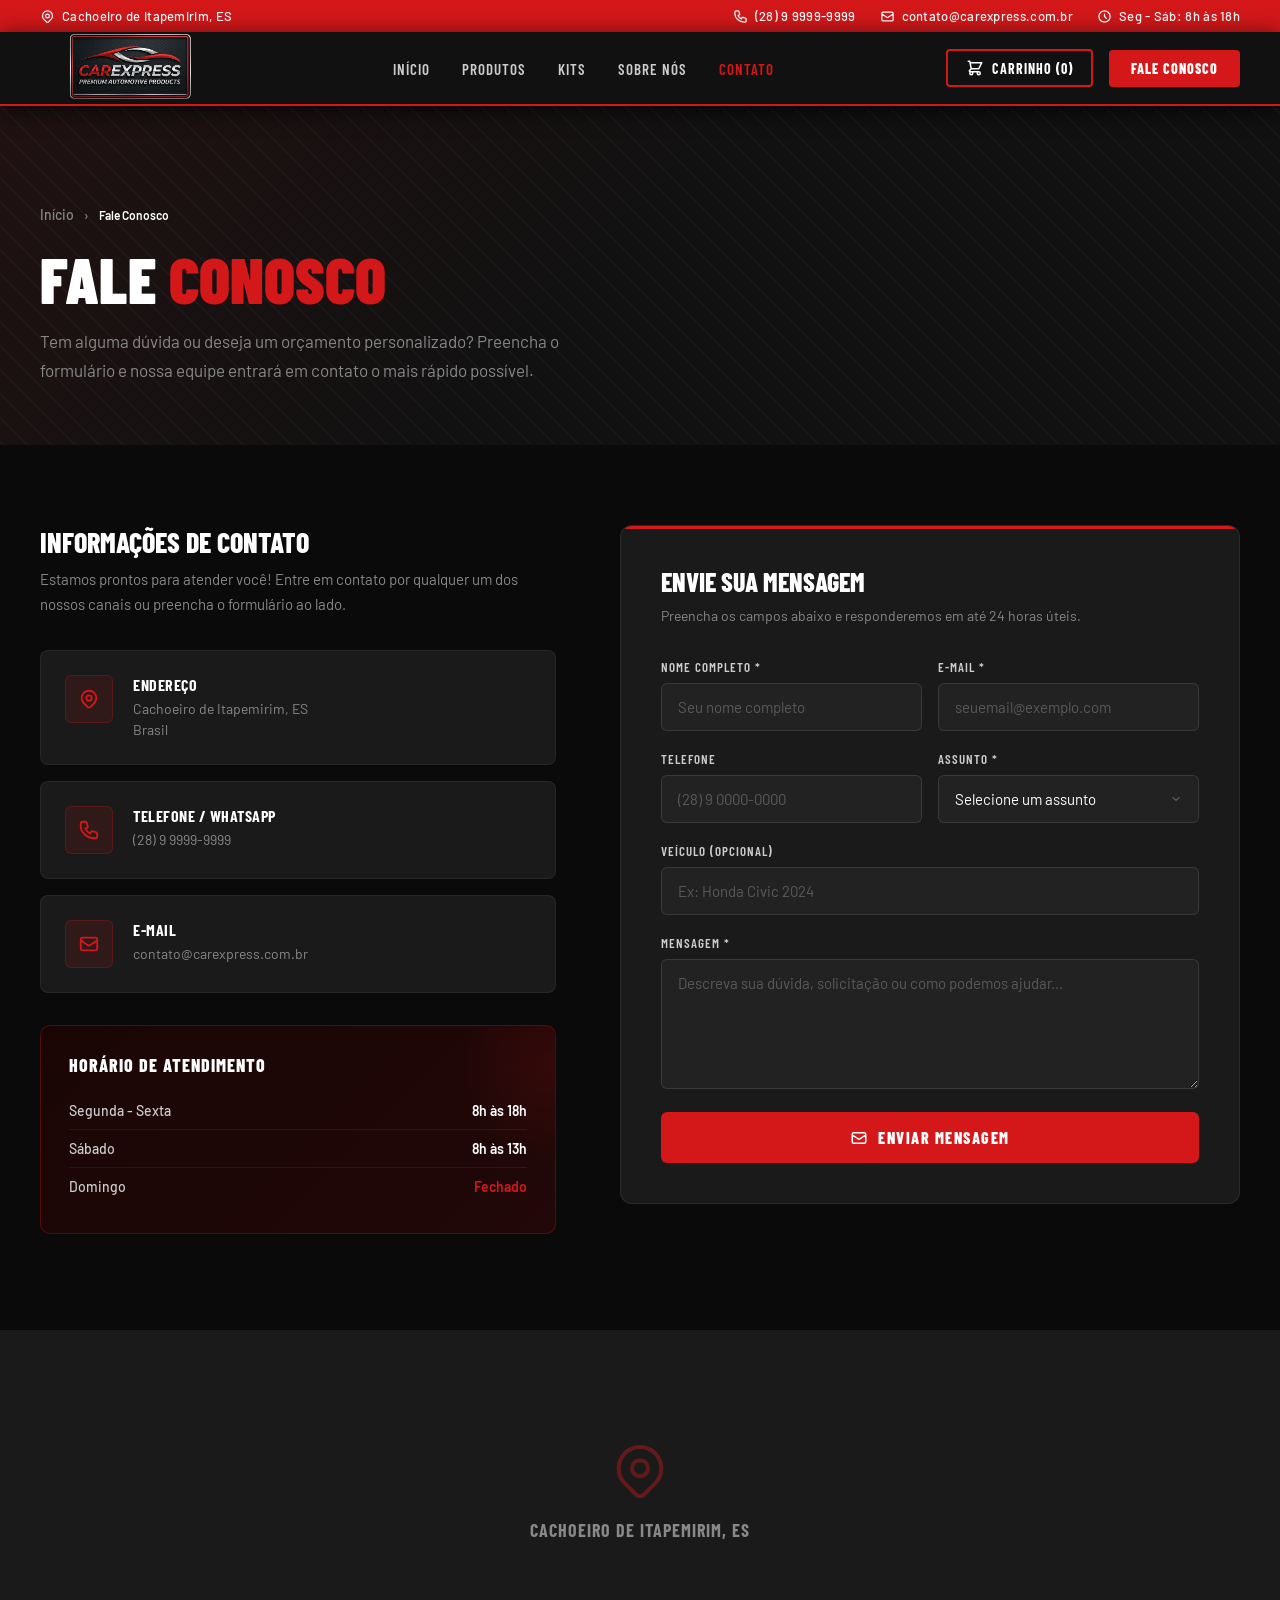
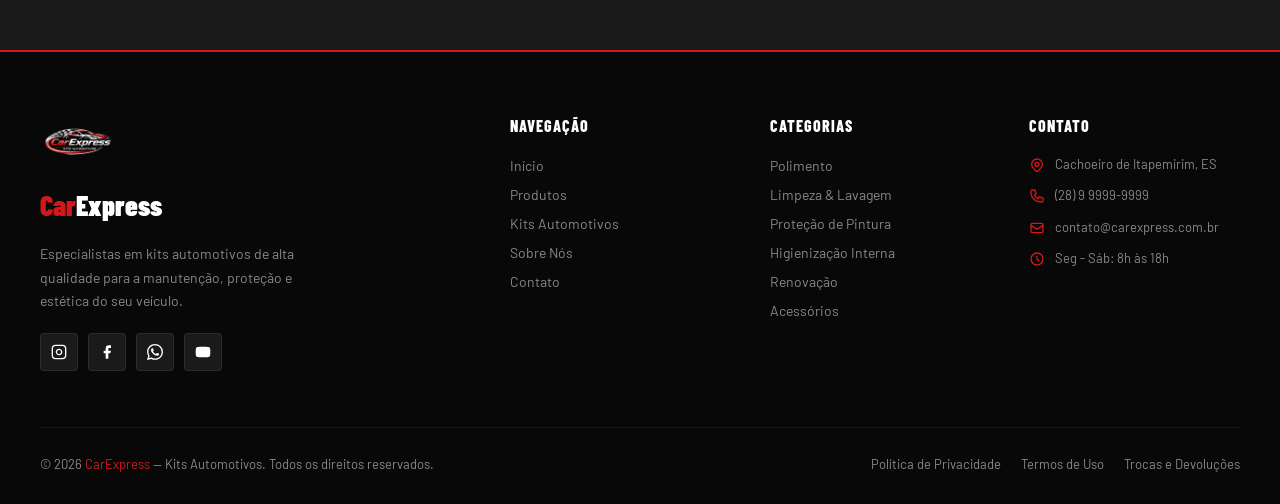
<file: contact.html>
<!DOCTYPE html>
<html lang="pt-BR">

<head>
    <meta charset="UTF-8" />
    <meta name="viewport" content="width=device-width, initial-scale=1.0" />
    <title>Fale Conosco - CarExpress | Kits Automotivos</title>
    <meta name="description" content="Entre em contato com a CarExpress. Tire suas dúvidas, solicite orçamentos e fale com nossos especialistas em produtos automotivos." />
    <link
        href="https://fonts.googleapis.com/css2?family=Barlow+Condensed:wght@400;600;700;800;900&family=Barlow:wght@300;400;500;600&display=swap"
        rel="stylesheet" />
    <link rel="stylesheet" href="css/Carexpress.css" />
    <style>
        /* ===== PAGE HERO ===== */
        .page-hero {
            position: relative;
            padding: 100px 0 60px;
            background: var(--dark);
            overflow: hidden;
        }

        .page-hero::before {
            content: '';
            position: absolute;
            inset: 0;
            background: linear-gradient(135deg, rgba(212, 24, 26, 0.08) 0%, transparent 50%);
        }

        .page-hero::after {
            content: '';
            position: absolute;
            inset: 0;
            opacity: 0.03;
            background-image: repeating-linear-gradient(45deg, #fff 0, #fff 1px, transparent 0, transparent 50%);
            background-size: 24px 24px;
        }

        .page-hero .container {
            position: relative;
            z-index: 2;
        }

        .breadcrumb {
            display: flex;
            align-items: center;
            gap: 10px;
            margin-bottom: 24px;
            font-size: 14px;
            font-weight: 500;
        }

        .breadcrumb a {
            color: var(--gray);
            text-decoration: none;
            transition: color 0.2s;
        }

        .breadcrumb a:hover {
            color: var(--red);
        }

        .breadcrumb span {
            color: var(--gray);
            font-size: 12px;
        }

        .breadcrumb .current {
            color: var(--white);
            font-weight: 600;
        }

        .page-hero h1 {
            font-family: 'Barlow Condensed', sans-serif;
            font-weight: 900;
            font-size: clamp(42px, 5vw, 64px);
            text-transform: uppercase;
            color: var(--white);
            line-height: 1;
            margin-bottom: 16px;
        }

        .page-hero h1 span {
            color: var(--red);
        }

        .page-hero p {
            color: var(--gray);
            font-size: 17px;
            line-height: 1.7;
            max-width: 560px;
        }

        /* ===== CONTACT SECTION ===== */
        .contact-section {
            background: var(--black);
            padding: 80px 0 96px;
        }

        .contact-grid {
            display: grid;
            grid-template-columns: 1fr 1.2fr;
            gap: 64px;
            align-items: flex-start;
        }

        /* -- Info Side -- */
        .contact-info {
            display: flex;
            flex-direction: column;
            gap: 32px;
        }

        .contact-info-title {
            font-family: 'Barlow Condensed', sans-serif;
            font-weight: 800;
            font-size: 28px;
            text-transform: uppercase;
            color: var(--white);
            margin-bottom: 8px;
        }

        .contact-info-desc {
            color: var(--gray);
            font-size: 15px;
            line-height: 1.7;
        }

        .info-cards {
            display: flex;
            flex-direction: column;
            gap: 16px;
        }

        .info-card {
            display: flex;
            align-items: flex-start;
            gap: 20px;
            background: var(--dark2);
            border: 1px solid rgba(255, 255, 255, 0.06);
            border-radius: 8px;
            padding: 24px;
            transition: border-color 0.2s, transform 0.2s;
        }

        .info-card:hover {
            border-color: rgba(212, 24, 26, 0.4);
            transform: translateX(6px);
        }

        .info-card-icon {
            width: 48px;
            height: 48px;
            background: rgba(212, 24, 26, 0.12);
            border: 1px solid rgba(212, 24, 26, 0.25);
            border-radius: 6px;
            display: flex;
            align-items: center;
            justify-content: center;
            flex-shrink: 0;
        }

        .info-card-icon svg {
            width: 22px;
            height: 22px;
            color: var(--red);
        }

        .info-card-label {
            font-family: 'Barlow Condensed', sans-serif;
            font-weight: 700;
            font-size: 16px;
            text-transform: uppercase;
            letter-spacing: 0.5px;
            color: var(--white);
            margin-bottom: 4px;
        }

        .info-card-value {
            color: var(--gray);
            font-size: 14px;
            line-height: 1.5;
        }

        .info-card-value a {
            color: var(--gray);
            text-decoration: none;
            transition: color 0.2s;
        }

        .info-card-value a:hover {
            color: var(--red);
        }

        /* -- Hours Card -- */
        .hours-card {
            background: linear-gradient(135deg, #1a0505 0%, #220808 100%);
            border: 1px solid rgba(212, 24, 26, 0.3);
            border-radius: 10px;
            padding: 28px;
            position: relative;
            overflow: hidden;
        }

        .hours-card::before {
            content: '';
            position: absolute;
            top: -30%;
            right: -20%;
            width: 200px;
            height: 200px;
            border-radius: 50%;
            background: radial-gradient(circle, rgba(212, 24, 26, 0.12) 0%, transparent 70%);
        }

        .hours-title {
            font-family: 'Barlow Condensed', sans-serif;
            font-weight: 800;
            font-size: 18px;
            text-transform: uppercase;
            letter-spacing: 1px;
            color: var(--white);
            margin-bottom: 16px;
            position: relative;
        }

        .hours-row {
            display: flex;
            justify-content: space-between;
            padding: 10px 0;
            border-bottom: 1px solid rgba(255, 255, 255, 0.06);
            font-size: 14px;
            position: relative;
        }

        .hours-row:last-child {
            border-bottom: none;
        }

        .hours-day {
            color: var(--light-gray);
            font-weight: 500;
        }

        .hours-time {
            color: var(--white);
            font-weight: 600;
        }

        .hours-time.closed {
            color: var(--red);
        }

        /* -- Form Side -- */
        .contact-form-wrapper {
            background: var(--dark2);
            border: 1px solid rgba(255, 255, 255, 0.07);
            border-radius: 12px;
            padding: 40px;
            position: relative;
            overflow: hidden;
        }

        .contact-form-wrapper::before {
            content: '';
            position: absolute;
            top: 0;
            left: 0;
            right: 0;
            height: 3px;
            background: var(--red);
        }

        .form-title {
            font-family: 'Barlow Condensed', sans-serif;
            font-weight: 800;
            font-size: 26px;
            text-transform: uppercase;
            color: var(--white);
            margin-bottom: 8px;
        }

        .form-subtitle {
            color: var(--gray);
            font-size: 14px;
            margin-bottom: 32px;
            line-height: 1.6;
        }

        .form-row {
            display: grid;
            grid-template-columns: 1fr 1fr;
            gap: 16px;
        }

        .form-group {
            margin-bottom: 20px;
        }

        .form-group.full {
            grid-column: 1 / -1;
        }

        .form-label {
            display: block;
            font-family: 'Barlow Condensed', sans-serif;
            font-weight: 600;
            font-size: 13px;
            text-transform: uppercase;
            letter-spacing: 1px;
            color: var(--light-gray);
            margin-bottom: 8px;
        }

        .form-input,
        .form-select,
        .form-textarea {
            width: 100%;
            background: var(--dark3);
            border: 1px solid rgba(255, 255, 255, 0.1);
            border-radius: 6px;
            padding: 14px 16px;
            color: var(--white);
            font-family: 'Barlow', sans-serif;
            font-size: 15px;
            transition: border-color 0.2s, box-shadow 0.2s;
            outline: none;
        }

        .form-input::placeholder,
        .form-textarea::placeholder {
            color: rgba(255, 255, 255, 0.25);
        }

        .form-input:focus,
        .form-select:focus,
        .form-textarea:focus {
            border-color: var(--red);
            box-shadow: 0 0 0 3px rgba(212, 24, 26, 0.15);
        }

        .form-select {
            appearance: none;
            background-image: url("data:image/svg+xml,%3Csvg xmlns='http://www.w3.org/2000/svg' width='12' height='12' viewBox='0 0 24 24' fill='none' stroke='%23888' stroke-width='2' stroke-linecap='round' stroke-linejoin='round'%3E%3Cpolyline points='6 9 12 15 18 9'%3E%3C/polyline%3E%3C/svg%3E");
            background-repeat: no-repeat;
            background-position: right 16px center;
            padding-right: 40px;
            cursor: pointer;
        }

        .form-select option {
            background: var(--dark3);
            color: var(--white);
        }

        .form-textarea {
            min-height: 130px;
            resize: vertical;
        }

        .btn-submit {
            width: 100%;
            background: var(--red);
            color: var(--white);
            border: none;
            border-radius: 6px;
            padding: 16px 32px;
            font-family: 'Barlow Condensed', sans-serif;
            font-weight: 800;
            font-size: 16px;
            letter-spacing: 1.5px;
            text-transform: uppercase;
            cursor: pointer;
            transition: background 0.2s, transform 0.15s, box-shadow 0.2s;
            display: flex;
            align-items: center;
            justify-content: center;
            gap: 10px;
            margin-top: 8px;
        }

        .btn-submit:hover {
            background: var(--red-dark);
            transform: translateY(-2px);
            box-shadow: 0 8px 24px rgba(212, 24, 26, 0.3);
        }

        .btn-submit svg {
            width: 18px;
            height: 18px;
        }

        /* Success message */
        .form-success {
            display: none;
            text-align: center;
            padding: 48px 24px;
        }

        .form-success.show {
            display: block;
        }

        .form-success-icon {
            width: 72px;
            height: 72px;
            background: rgba(212, 24, 26, 0.12);
            border: 2px solid var(--red);
            border-radius: 50%;
            display: flex;
            align-items: center;
            justify-content: center;
            margin: 0 auto 24px;
        }

        .form-success-icon svg {
            width: 32px;
            height: 32px;
            color: var(--red);
        }

        .form-success h3 {
            font-family: 'Barlow Condensed', sans-serif;
            font-weight: 800;
            font-size: 28px;
            text-transform: uppercase;
            color: var(--white);
            margin-bottom: 12px;
        }

        .form-success p {
            color: var(--gray);
            font-size: 15px;
            line-height: 1.6;
            max-width: 400px;
            margin: 0 auto;
        }

        /* ===== MAP / EMBED ===== */
        .map-section {
            background: var(--dark);
            padding: 0;
        }

        .map-wrapper {
            height: 320px;
            background: var(--dark2);
            position: relative;
            overflow: hidden;
            display: flex;
            align-items: center;
            justify-content: center;
        }

        .map-placeholder {
            display: flex;
            flex-direction: column;
            align-items: center;
            gap: 16px;
            color: var(--gray);
        }

        .map-placeholder svg {
            width: 64px;
            height: 64px;
            color: rgba(212, 24, 26, 0.4);
        }

        .map-placeholder span {
            font-family: 'Barlow Condensed', sans-serif;
            font-weight: 700;
            font-size: 18px;
            text-transform: uppercase;
            letter-spacing: 1px;
        }

        /* ===== RESPONSIVE ===== */
        @media (max-width: 1024px) {
            .contact-grid {
                grid-template-columns: 1fr;
                gap: 48px;
            }
        }

        @media (max-width: 768px) {
            .page-hero {
                padding: 80px 0 48px;
            }

            .contact-form-wrapper {
                padding: 28px 20px;
            }

            .form-row {
                grid-template-columns: 1fr;
            }

            .map-wrapper {
                height: 240px;
            }
        }
    </style>
</head>

<body>

    <!-- TOP BAR -->
    <div class="topbar">
        <div class="topbar-inner">
            <div class="topbar-left">
                <a href="#" class="topbar-item">
                    <svg fill="none" viewBox="0 0 24 24" stroke="currentColor">
                        <path stroke-linecap="round" stroke-linejoin="round" stroke-width="2"
                            d="M17.657 16.657L13.414 20.9a1.998 1.998 0 01-2.827 0l-4.244-4.243a8 8 0 1111.314 0z" />
                        <path stroke-linecap="round" stroke-linejoin="round" stroke-width="2"
                            d="M15 11a3 3 0 11-6 0 3 3 0 016 0z" />
                    </svg>
                    Cachoeiro de Itapemirim, ES
                </a>
            </div>
            <div class="topbar-right">
                <a href="tel:+5528999999999" class="topbar-item">
                    <svg fill="none" viewBox="0 0 24 24" stroke="currentColor">
                        <path stroke-linecap="round" stroke-linejoin="round" stroke-width="2"
                            d="M3 5a2 2 0 012-2h3.28a1 1 0 01.948.684l1.498 4.493a1 1 0 01-.502 1.21l-2.257 1.13a11.042 11.042 0 005.516 5.516l1.13-2.257a1 1 0 011.21-.502l4.493 1.498a1 1 0 01.684.949V19a2 2 0 01-2 2h-1C9.716 21 3 14.284 3 8V5z" />
                    </svg>
                    (28) 9 9999-9999
                </a>
                <a href="mailto:contato@carexpress.com.br" class="topbar-item">
                    <svg fill="none" viewBox="0 0 24 24" stroke="currentColor">
                        <path stroke-linecap="round" stroke-linejoin="round" stroke-width="2"
                            d="M3 8l7.89 5.26a2 2 0 002.22 0L21 8M5 19h14a2 2 0 002-2V7a2 2 0 00-2-2H5a2 2 0 00-2 2v10a2 2 0 002 2z" />
                    </svg>
                    contato@carexpress.com.br
                </a>
                <span class="topbar-item">
                    <svg fill="none" viewBox="0 0 24 24" stroke="currentColor">
                        <path stroke-linecap="round" stroke-linejoin="round" stroke-width="2"
                            d="M12 8v4l3 3m6-3a9 9 0 11-18 0 9 9 0 0118 0z" />
                    </svg>
                    Seg - Sáb: 8h às 18h
                </span>
            </div>
        </div>
    </div>

    <!-- NAVBAR -->
    <nav>
        <div class="nav-inner">
            <a href="index.html" class="nav-logo">
                <img src="img/logo.png" alt="CarExpress" style="height: auto; width: 180px;"
                    onerror="this.style.display='none';this.nextElementSibling.style.display='block'" />
                <span
                    style="display:none;font-family:'Barlow Condensed',sans-serif;font-weight:900;font-size:28px;color:#fff;"><span
                        style="color:#d4181a">Car</span>Express</span>
            </a>
            <ul class="nav-links">
                <li><a href="index.html">Início</a></li>
                <li><a href="products.html">Produtos</a></li>
                <li><a href="index.html#kits">Kits</a></li>
                <li><a href="index.html#sobre">Sobre Nós</a></li>
                <li><a href="contact.html" style="color: var(--red);">Contato</a></li>
            </ul>
            <div class="nav-actions">
                <button class="nav-cart">
                    <svg width="18" height="18" fill="none" viewBox="0 0 24 24" stroke="currentColor">
                        <path stroke-linecap="round" stroke-linejoin="round" stroke-width="2"
                            d="M3 3h2l.4 2M7 13h10l4-8H5.4M7 13L5.4 5M7 13l-2.293 2.293c-.63.63-.184 1.707.707 1.707H17m0 0a2 2 0 100 4 2 2 0 000-4zm-8 2a2 2 0 11-4 0 2 2 0 014 0z" />
                    </svg>
                    Carrinho (0)
                </button>
                <a href="contact.html" class="btn-quote" style="text-decoration:none;">Fale Conosco</a>
            </div>
        </div>
    </nav>

    <!-- PAGE HERO -->
    <section class="page-hero">
        <div class="container">
            <div class="breadcrumb">
                <a href="index.html">Início</a>
                <span>›</span>
                <span class="current">Fale Conosco</span>
            </div>
            <h1>Fale <span>Conosco</span></h1>
            <p>Tem alguma dúvida ou deseja um orçamento personalizado? Preencha o formulário e nossa equipe entrará em contato o mais rápido possível.</p>
        </div>
    </section>

    <!-- CONTACT SECTION -->
    <section class="contact-section">
        <div class="container">
            <div class="contact-grid">

                <!-- Info Side -->
                <div class="contact-info">
                    <div>
                        <div class="contact-info-title">Informações de Contato</div>
                        <div class="contact-info-desc">Estamos prontos para atender você! Entre em contato por qualquer um dos nossos canais ou preencha o formulário ao lado.</div>
                    </div>

                    <div class="info-cards">
                        <div class="info-card">
                            <div class="info-card-icon">
                                <svg fill="none" viewBox="0 0 24 24" stroke="currentColor">
                                    <path stroke-linecap="round" stroke-linejoin="round" stroke-width="2"
                                        d="M17.657 16.657L13.414 20.9a1.998 1.998 0 01-2.827 0l-4.244-4.243a8 8 0 1111.314 0z" />
                                    <path stroke-linecap="round" stroke-linejoin="round" stroke-width="2"
                                        d="M15 11a3 3 0 11-6 0 3 3 0 016 0z" />
                                </svg>
                            </div>
                            <div>
                                <div class="info-card-label">Endereço</div>
                                <div class="info-card-value">Cachoeiro de Itapemirim, ES<br>Brasil</div>
                            </div>
                        </div>

                        <div class="info-card">
                            <div class="info-card-icon">
                                <svg fill="none" viewBox="0 0 24 24" stroke="currentColor">
                                    <path stroke-linecap="round" stroke-linejoin="round" stroke-width="2"
                                        d="M3 5a2 2 0 012-2h3.28a1 1 0 01.948.684l1.498 4.493a1 1 0 01-.502 1.21l-2.257 1.13a11.042 11.042 0 005.516 5.516l1.13-2.257a1 1 0 011.21-.502l4.493 1.498a1 1 0 01.684.949V19a2 2 0 01-2 2h-1C9.716 21 3 14.284 3 8V5z" />
                                </svg>
                            </div>
                            <div>
                                <div class="info-card-label">Telefone / WhatsApp</div>
                                <div class="info-card-value"><a href="tel:+5528999999999">(28) 9 9999-9999</a></div>
                            </div>
                        </div>

                        <div class="info-card">
                            <div class="info-card-icon">
                                <svg fill="none" viewBox="0 0 24 24" stroke="currentColor">
                                    <path stroke-linecap="round" stroke-linejoin="round" stroke-width="2"
                                        d="M3 8l7.89 5.26a2 2 0 002.22 0L21 8M5 19h14a2 2 0 002-2V7a2 2 0 00-2-2H5a2 2 0 00-2 2v10a2 2 0 002 2z" />
                                </svg>
                            </div>
                            <div>
                                <div class="info-card-label">E-mail</div>
                                <div class="info-card-value"><a href="mailto:contato@carexpress.com.br">contato@carexpress.com.br</a></div>
                            </div>
                        </div>
                    </div>

                    <!-- Hours -->
                    <div class="hours-card">
                        <div class="hours-title">Horário de Atendimento</div>
                        <div class="hours-row">
                            <span class="hours-day">Segunda - Sexta</span>
                            <span class="hours-time">8h às 18h</span>
                        </div>
                        <div class="hours-row">
                            <span class="hours-day">Sábado</span>
                            <span class="hours-time">8h às 13h</span>
                        </div>
                        <div class="hours-row">
                            <span class="hours-day">Domingo</span>
                            <span class="hours-time closed">Fechado</span>
                        </div>
                    </div>
                </div>

                <!-- Form Side -->
                <div class="contact-form-wrapper">
                    <form id="contact-form">
                        <div class="form-title">Envie sua Mensagem</div>
                        <div class="form-subtitle">Preencha os campos abaixo e responderemos em até 24 horas úteis.</div>

                        <div class="form-row">
                            <div class="form-group">
                                <label class="form-label" for="name">Nome Completo *</label>
                                <input class="form-input" type="text" id="name" name="name" placeholder="Seu nome completo" required />
                            </div>
                            <div class="form-group">
                                <label class="form-label" for="email">E-mail *</label>
                                <input class="form-input" type="email" id="email" name="email" placeholder="seuemail@exemplo.com" required />
                            </div>
                        </div>

                        <div class="form-row">
                            <div class="form-group">
                                <label class="form-label" for="phone">Telefone</label>
                                <input class="form-input" type="tel" id="phone" name="phone" placeholder="(28) 9 0000-0000" />
                            </div>
                            <div class="form-group">
                                <label class="form-label" for="subject">Assunto *</label>
                                <select class="form-select" id="subject" name="subject" required>
                                    <option value="" disabled selected>Selecione um assunto</option>
                                    <option value="orcamento">Solicitar Orçamento</option>
                                    <option value="duvida">Dúvida sobre Produto</option>
                                    <option value="kit">Informações sobre Kits</option>
                                    <option value="troca">Trocas e Devoluções</option>
                                    <option value="parceria">Parceria Comercial</option>
                                    <option value="outro">Outro Assunto</option>
                                </select>
                            </div>
                        </div>

                        <div class="form-group">
                            <label class="form-label" for="vehicle">Veículo (opcional)</label>
                            <input class="form-input" type="text" id="vehicle" name="vehicle" placeholder="Ex: Honda Civic 2024" />
                        </div>

                        <div class="form-group">
                            <label class="form-label" for="message">Mensagem *</label>
                            <textarea class="form-textarea" id="message" name="message" placeholder="Descreva sua dúvida, solicitação ou como podemos ajudar..." required></textarea>
                        </div>

                        <button type="submit" class="btn-submit" id="btn-submit">
                            <svg fill="none" viewBox="0 0 24 24" stroke="currentColor">
                                <path stroke-linecap="round" stroke-linejoin="round" stroke-width="2"
                                    d="M3 8l7.89 5.26a2 2 0 002.22 0L21 8M5 19h14a2 2 0 002-2V7a2 2 0 00-2-2H5a2 2 0 00-2 2v10a2 2 0 002 2z" />
                            </svg>
                            Enviar Mensagem
                        </button>
                    </form>

                    <!-- Success -->
                    <div class="form-success" id="form-success">
                        <div class="form-success-icon">
                            <svg fill="none" viewBox="0 0 24 24" stroke="currentColor">
                                <path stroke-linecap="round" stroke-linejoin="round" stroke-width="2"
                                    d="M5 13l4 4L19 7" />
                            </svg>
                        </div>
                        <h3>Mensagem Enviada!</h3>
                        <p>Obrigado pelo contato! Nossa equipe retornará em breve. Fique de olho no seu e-mail.</p>
                    </div>
                </div>

            </div>
        </div>
    </section>

    <!-- MAP SECTION -->
    <section class="map-section">
        <div class="map-wrapper">
            <div class="map-placeholder">
                <svg fill="none" viewBox="0 0 24 24" stroke="currentColor">
                    <path stroke-linecap="round" stroke-linejoin="round" stroke-width="1.5"
                        d="M17.657 16.657L13.414 20.9a1.998 1.998 0 01-2.827 0l-4.244-4.243a8 8 0 1111.314 0z" />
                    <path stroke-linecap="round" stroke-linejoin="round" stroke-width="1.5"
                        d="M15 11a3 3 0 11-6 0 3 3 0 016 0z" />
                </svg>
                <span>Cachoeiro de Itapemirim, ES</span>
            </div>
        </div>
    </section>

    <!-- FOOTER -->
    <footer>
        <div class="container">
            <div class="footer-grid">
                <div>
                    <img src="img/CarExpress-logo.png" alt="CarExpress" class="footer-brand-logo"
                        onerror="this.style.display='none';this.nextElementSibling.style.display='block'" />
                    <span
                        style="display:none;font-family:'Barlow Condensed',sans-serif;font-weight:900;font-size:28px;color:#fff;margin-bottom:20px;display:block;"><span
                            style="color:#d4181a">Car</span>Express</span>
                    <p class="footer-brand-desc">Especialistas em kits automotivos de alta qualidade para a manutenção,
                        proteção e estética do seu veículo.</p>
                    <div class="footer-socials">
                        <div class="social-btn" title="Instagram">
                            <svg fill="none" viewBox="0 0 24 24" stroke="currentColor">
                                <rect x="2" y="2" width="20" height="20" rx="5" ry="5" stroke-width="2" />
                                <path stroke-linecap="round" stroke-linejoin="round" stroke-width="2"
                                    d="M16 11.37A4 4 0 1112.63 8 4 4 0 0116 11.37z" />
                                <line x1="17.5" y1="6.5" x2="17.51" y2="6.5" stroke-width="2" />
                            </svg>
                        </div>
                        <div class="social-btn" title="Facebook">
                            <svg fill="currentColor" viewBox="0 0 24 24">
                                <path d="M18 2h-3a5 5 0 00-5 5v3H7v4h3v8h4v-8h3l1-4h-4V7a1 1 0 011-1h3z" />
                            </svg>
                        </div>
                        <div class="social-btn" title="WhatsApp">
                            <svg fill="currentColor" viewBox="0 0 24 24">
                                <path
                                    d="M17.472 14.382c-.297-.149-1.758-.867-2.03-.967-.273-.099-.471-.148-.67.15-.197.297-.767.966-.94 1.164-.173.199-.347.223-.644.075-.297-.15-1.255-.463-2.39-1.475-.883-.788-1.48-1.761-1.653-2.059-.173-.297-.018-.458.13-.606.134-.133.298-.347.446-.52.149-.174.198-.298.298-.497.099-.198.05-.371-.025-.52-.075-.149-.669-1.612-.916-2.207-.242-.579-.487-.5-.669-.51-.173-.008-.371-.01-.57-.01-.198 0-.52.074-.792.372-.272.297-1.04 1.016-1.04 2.479 0 1.462 1.065 2.875 1.213 3.074.149.198 2.096 3.2 5.077 4.487.709.306 1.262.489 1.694.625.712.227 1.36.195 1.871.118.571-.085 1.758-.719 2.006-1.413.248-.694.248-1.289.173-1.413-.074-.124-.272-.198-.57-.347m-5.421 7.403h-.004a9.87 9.87 0 01-5.031-1.378l-.361-.214-3.741.982.998-3.648-.235-.374a9.86 9.86 0 01-1.51-5.26c.001-5.45 4.436-9.884 9.888-9.884 2.64 0 5.122 1.03 6.988 2.898a9.825 9.825 0 012.893 6.994c-.003 5.45-4.437 9.884-9.885 9.884m8.413-18.297A11.815 11.815 0 0012.05 0C5.495 0 .16 5.335.157 11.892c0 2.096.547 4.142 1.588 5.945L.057 24l6.305-1.654a11.882 11.882 0 005.683 1.448h.005c6.554 0 11.89-5.335 11.893-11.893a11.821 11.821 0 00-3.48-8.413z" />
                            </svg>
                        </div>
                        <div class="social-btn" title="YouTube">
                            <svg fill="currentColor" viewBox="0 0 24 24">
                                <path
                                    d="M22.54 6.42a2.78 2.78 0 00-1.95-1.96C18.88 4 12 4 12 4s-6.88 0-8.59.46a2.78 2.78 0 00-1.95 1.96A29 29 0 001 12a29 29 0 00.46 5.58A2.78 2.78 0 003.41 19.6C5.12 20 12 20 12 20s6.88 0 8.59-.46a2.78 2.78 0 001.95-1.95A29 29 0 0023 12a29 29 0 00-.46-5.58z" />
                                <polygon fill="white" points="9.75 15.02 15.5 12 9.75 8.98 9.75 15.02" />
                            </svg>
                        </div>
                    </div>
                </div>
                <div>
                    <div class="footer-col-title">Navegação</div>
                    <ul class="footer-links">
                        <li><a href="index.html">Início</a></li>
                        <li><a href="products.html">Produtos</a></li>
                        <li><a href="index.html#kits">Kits Automotivos</a></li>
                        <li><a href="index.html#sobre">Sobre Nós</a></li>
                        <li><a href="contact.html">Contato</a></li>
                    </ul>
                </div>
                <div>
                    <div class="footer-col-title">Categorias</div>
                    <ul class="footer-links">
                        <li><a href="#">Polimento</a></li>
                        <li><a href="#">Limpeza & Lavagem</a></li>
                        <li><a href="#">Proteção de Pintura</a></li>
                        <li><a href="#">Higienização Interna</a></li>
                        <li><a href="#">Renovação</a></li>
                        <li><a href="#">Acessórios</a></li>
                    </ul>
                </div>
                <div>
                    <div class="footer-col-title">Contato</div>
                    <div class="footer-contact-item">
                        <svg fill="none" viewBox="0 0 24 24" stroke="currentColor">
                            <path stroke-linecap="round" stroke-linejoin="round" stroke-width="2"
                                d="M17.657 16.657L13.414 20.9a1.998 1.998 0 01-2.827 0l-4.244-4.243a8 8 0 1111.314 0z" />
                            <path stroke-linecap="round" stroke-linejoin="round" stroke-width="2"
                                d="M15 11a3 3 0 11-6 0 3 3 0 016 0z" />
                        </svg>
                        <span>Cachoeiro de Itapemirim, ES</span>
                    </div>
                    <div class="footer-contact-item">
                        <svg fill="none" viewBox="0 0 24 24" stroke="currentColor">
                            <path stroke-linecap="round" stroke-linejoin="round" stroke-width="2"
                                d="M3 5a2 2 0 012-2h3.28a1 1 0 01.948.684l1.498 4.493a1 1 0 01-.502 1.21l-2.257 1.13a11.042 11.042 0 005.516 5.516l1.13-2.257a1 1 0 011.21-.502l4.493 1.498a1 1 0 01.684.949V19a2 2 0 01-2 2h-1C9.716 21 3 14.284 3 8V5z" />
                        </svg>
                        <span>(28) 9 9999-9999</span>
                    </div>
                    <div class="footer-contact-item">
                        <svg fill="none" viewBox="0 0 24 24" stroke="currentColor">
                            <path stroke-linecap="round" stroke-linejoin="round" stroke-width="2"
                                d="M3 8l7.89 5.26a2 2 0 002.22 0L21 8M5 19h14a2 2 0 002-2V7a2 2 0 00-2-2H5a2 2 0 00-2 2v10a2 2 0 002 2z" />
                        </svg>
                        <span>contato@carexpress.com.br</span>
                    </div>
                    <div class="footer-contact-item">
                        <svg fill="none" viewBox="0 0 24 24" stroke="currentColor">
                            <path stroke-linecap="round" stroke-linejoin="round" stroke-width="2"
                                d="M12 8v4l3 3m6-3a9 9 0 11-18 0 9 9 0 0118 0z" />
                        </svg>
                        <span>Seg - Sáb: 8h às 18h</span>
                    </div>
                </div>
            </div>
            <div class="footer-bottom">
                <div class="footer-copy">© 2026 <a href="index.html">CarExpress</a> — Kits Automotivos. Todos os direitos
                    reservados.</div>
                <div class="footer-legal">
                    <a href="#">Política de Privacidade</a>
                    <a href="#">Termos de Uso</a>
                    <a href="#">Trocas e Devoluções</a>
                </div>
            </div>
        </div>
    </footer>

    <!-- FORM SCRIPT -->
    <script>
        document.addEventListener('DOMContentLoaded', function () {
            const form = document.getElementById('contact-form');
            const success = document.getElementById('form-success');

            form.addEventListener('submit', function (e) {
                e.preventDefault();
                // Animate out form
                form.style.opacity = '0';
                form.style.transform = 'translateY(-10px)';
                form.style.transition = 'opacity 0.3s, transform 0.3s';

                setTimeout(function () {
                    form.style.display = 'none';
                    success.classList.add('show');
                    success.style.opacity = '0';
                    success.style.transform = 'translateY(10px)';
                    success.style.transition = 'opacity 0.4s, transform 0.4s';

                    requestAnimationFrame(function () {
                        success.style.opacity = '1';
                        success.style.transform = 'translateY(0)';
                    });
                }, 300);
            });
        });
    </script>

</body>

</html>
</file>
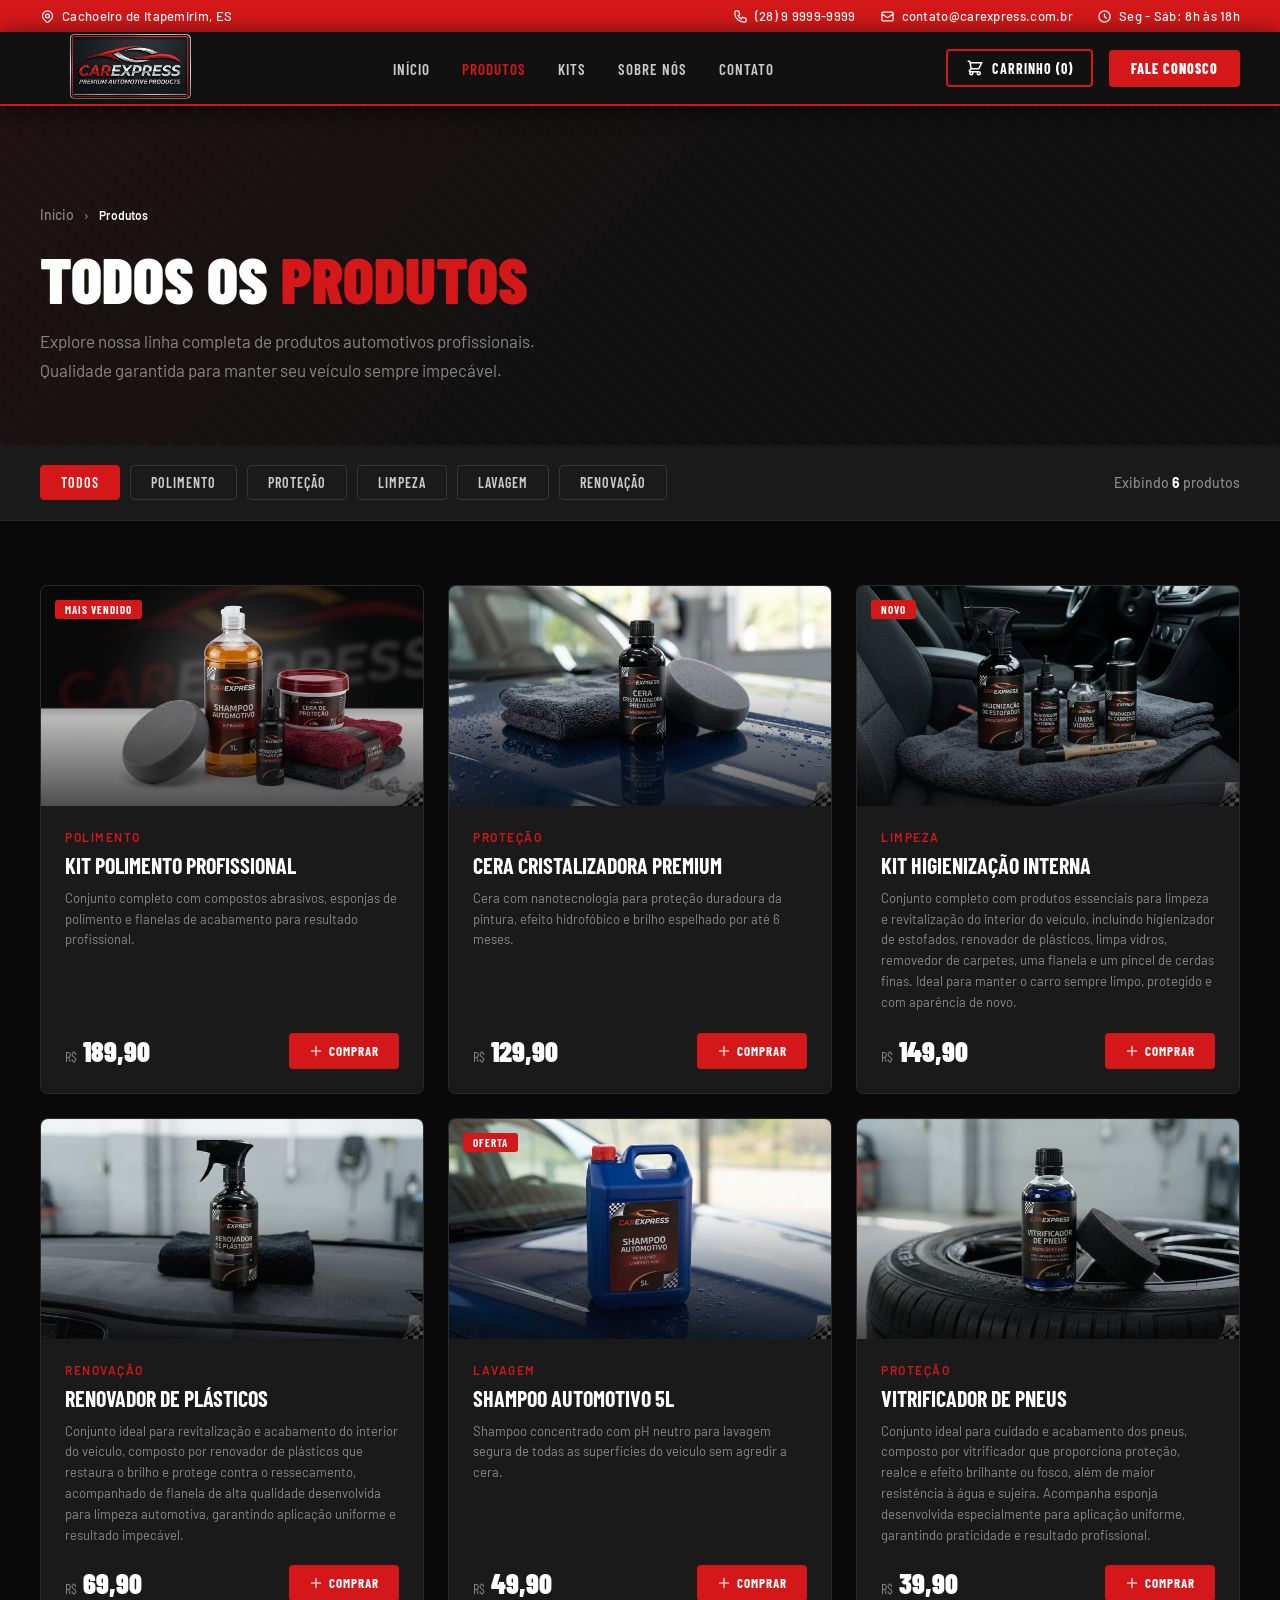
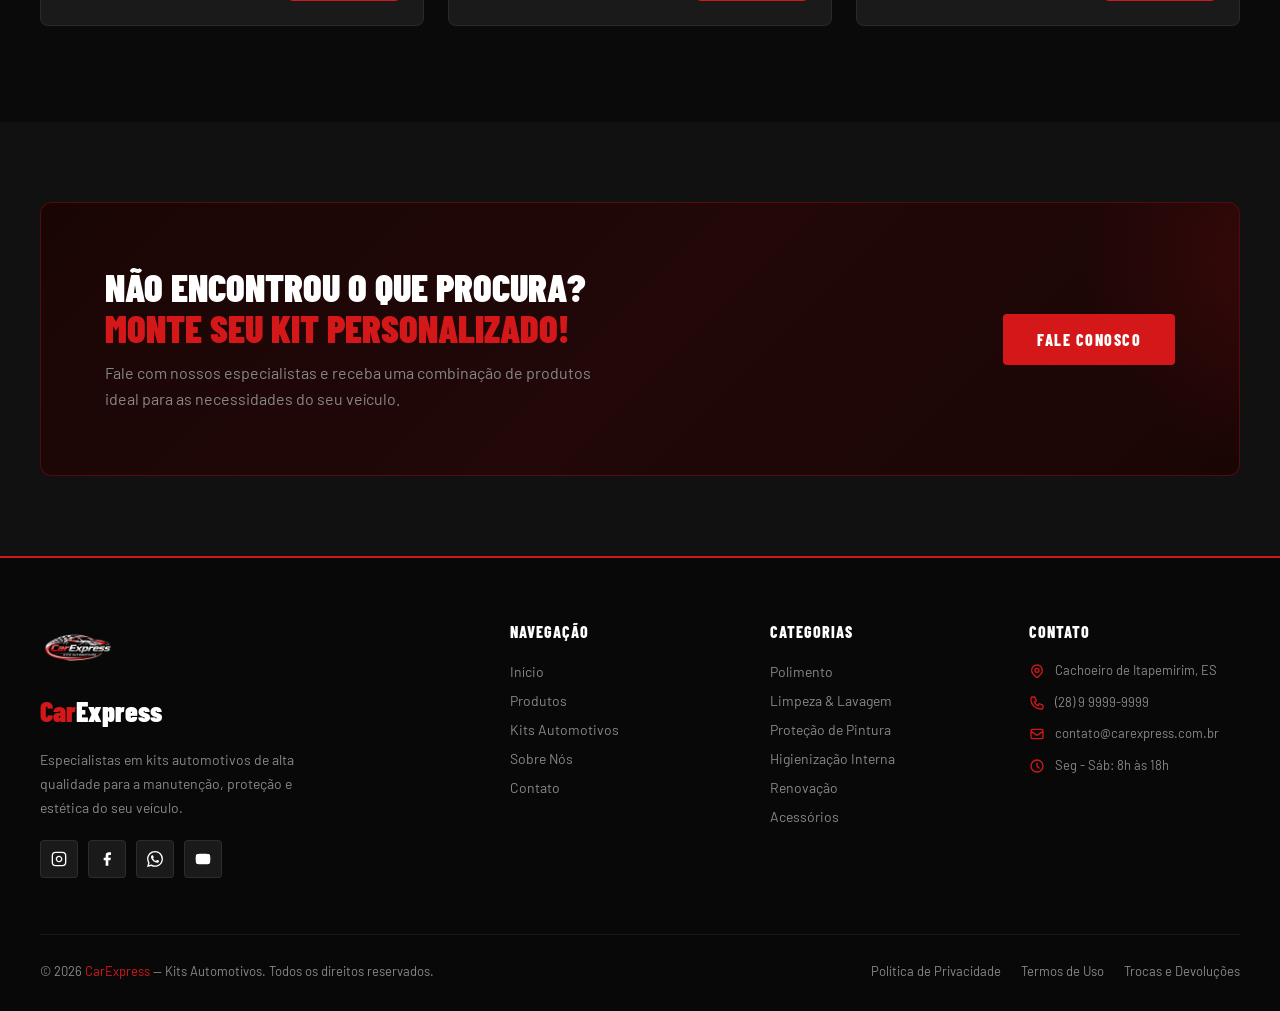
<file: products.html>
<!DOCTYPE html>
<html lang="pt-BR">

<head>
    <meta charset="UTF-8" />
    <meta name="viewport" content="width=device-width, initial-scale=1.0" />
    <title>Produtos - CarExpress | Kits Automotivos</title>
    <meta name="description"
        content="Confira todos os produtos automotivos da CarExpress. Kits de polimento, cera cristalizadora, higienização interna e muito mais." />
    <link
        href="https://fonts.googleapis.com/css2?family=Barlow+Condensed:wght@400;600;700;800;900&family=Barlow:wght@300;400;500;600&display=swap"
        rel="stylesheet" />
    <link rel="stylesheet" href="css/Carexpress.css" />
    <style>
        .page-hero {
            position: relative;
            padding: 100px 0 60px;
            background: var(--dark);
            overflow: hidden;
        }

        .page-hero::before {
            content: '';
            position: absolute;
            inset: 0;
            background: linear-gradient(135deg, rgba(212, 24, 26, 0.08) 0%, transparent 50%);
        }

        .page-hero::after {
            content: '';
            position: absolute;
            inset: 0;
            opacity: 0.03;
            background-image: repeating-linear-gradient(45deg, #fff 0, #fff 1px, transparent 0, transparent 50%);
            background-size: 24px 24px;
        }

        .page-hero .container {
            position: relative;
            z-index: 2;
        }

        .breadcrumb {
            display: flex;
            align-items: center;
            gap: 10px;
            margin-bottom: 24px;
            font-size: 14px;
            font-weight: 500;
        }

        .breadcrumb a {
            color: var(--gray);
            text-decoration: none;
            transition: color 0.2s;
        }

        .breadcrumb a:hover {
            color: var(--red);
        }

        .breadcrumb span {
            color: var(--gray);
            font-size: 12px;
        }

        .breadcrumb .current {
            color: var(--white);
            font-weight: 600;
        }

        .page-hero h1 {
            font-family: 'Barlow Condensed', sans-serif;
            font-weight: 900;
            font-size: clamp(42px, 5vw, 64px);
            text-transform: uppercase;
            color: var(--white);
            line-height: 1;
            margin-bottom: 16px;
        }

        .page-hero h1 span {
            color: var(--red);
        }

        .page-hero p {
            color: var(--gray);
            font-size: 17px;
            line-height: 1.7;
            max-width: 560px;
        }

        /* ===== FILTERS ===== */
        .filters-bar {
            background: var(--dark2);
            border-bottom: 1px solid rgba(255, 255, 255, 0.06);
            padding: 20px 0;
            position: sticky;
            top: 72px;
            z-index: 100;
        }

        .filters-inner {
            display: flex;
            align-items: center;
            justify-content: space-between;
            flex-wrap: wrap;
            gap: 16px;
        }

        .filter-tags {
            display: flex;
            gap: 10px;
            flex-wrap: wrap;
        }

        .filter-tag {
            background: none;
            border: 1px solid rgba(255, 255, 255, 0.12);
            color: var(--light-gray);
            padding: 8px 20px;
            border-radius: 4px;
            font-family: 'Barlow Condensed', sans-serif;
            font-weight: 600;
            font-size: 14px;
            letter-spacing: 1px;
            text-transform: uppercase;
            cursor: pointer;
            transition: all 0.2s;
        }

        .filter-tag:hover {
            border-color: var(--red);
            color: var(--red);
        }

        .filter-tag.active {
            background: var(--red);
            border-color: var(--red);
            color: var(--white);
        }

        .results-count {
            font-size: 14px;
            color: var(--gray);
            font-weight: 500;
        }

        .results-count strong {
            color: var(--white);
        }

        /* ===== PRODUCTS LISTING ===== */
        .products-listing {
            background: var(--black);
            padding: 64px 0 96px;
        }

        .products-listing .products-grid {
            display: grid;
            grid-template-columns: repeat(3, 1fr);
            gap: 24px;
        }

        /* ===== PROMO CTA ===== */
        .promo-cta {
            background: var(--dark);
            padding: 80px 0;
        }

        .promo-inner {
            background: linear-gradient(135deg, #1a0505 0%, #220808 50%, #1a0505 100%);
            border: 1px solid rgba(212, 24, 26, 0.3);
            border-radius: 12px;
            padding: 64px;
            display: flex;
            align-items: center;
            justify-content: space-between;
            gap: 40px;
            flex-wrap: wrap;
            position: relative;
            overflow: hidden;
        }

        .promo-inner::before {
            content: '';
            position: absolute;
            top: -50%;
            right: -20%;
            width: 400px;
            height: 400px;
            border-radius: 50%;
            background: radial-gradient(circle, rgba(212, 24, 26, 0.15) 0%, transparent 70%);
        }

        .promo-content {
            position: relative;
            z-index: 2;
        }

        .promo-content h2 {
            font-family: 'Barlow Condensed', sans-serif;
            font-weight: 900;
            font-size: clamp(32px, 3vw, 44px);
            text-transform: uppercase;
            color: var(--white);
            margin-bottom: 12px;
            line-height: 1.05;
        }

        .promo-content h2 span {
            color: var(--red);
        }

        .promo-content p {
            color: var(--gray);
            font-size: 16px;
            line-height: 1.6;
            max-width: 500px;
        }

        .promo-inner .btn-primary {
            position: relative;
            z-index: 2;
            flex-shrink: 0;
        }

        /* ===== RESPONSIVE ===== */
        @media (max-width: 1024px) {
            .products-listing .products-grid {
                grid-template-columns: repeat(2, 1fr);
            }
        }

        @media (max-width: 768px) {
            .page-hero {
                padding: 80px 0 48px;
            }

            .filters-bar {
                top: 0;
            }

            .products-listing .products-grid {
                grid-template-columns: 1fr;
            }

            .promo-inner {
                padding: 40px 28px;
                flex-direction: column;
                text-align: center;
            }

            .promo-content p {
                max-width: 100%;
            }
        }
    </style>
</head>

<body>

    <!-- TOP BAR -->
    <div class="topbar">
        <div class="topbar-inner">
            <div class="topbar-left">
                <a href="#" class="topbar-item">
                    <svg fill="none" viewBox="0 0 24 24" stroke="currentColor">
                        <path stroke-linecap="round" stroke-linejoin="round" stroke-width="2"
                            d="M17.657 16.657L13.414 20.9a1.998 1.998 0 01-2.827 0l-4.244-4.243a8 8 0 1111.314 0z" />
                        <path stroke-linecap="round" stroke-linejoin="round" stroke-width="2"
                            d="M15 11a3 3 0 11-6 0 3 3 0 016 0z" />
                    </svg>
                    Cachoeiro de Itapemirim, ES
                </a>
            </div>
            <div class="topbar-right">
                <a href="tel:+5528999999999" class="topbar-item">
                    <svg fill="none" viewBox="0 0 24 24" stroke="currentColor">
                        <path stroke-linecap="round" stroke-linejoin="round" stroke-width="2"
                            d="M3 5a2 2 0 012-2h3.28a1 1 0 01.948.684l1.498 4.493a1 1 0 01-.502 1.21l-2.257 1.13a11.042 11.042 0 005.516 5.516l1.13-2.257a1 1 0 011.21-.502l4.493 1.498a1 1 0 01.684.949V19a2 2 0 01-2 2h-1C9.716 21 3 14.284 3 8V5z" />
                    </svg>
                    (28) 9 9999-9999
                </a>
                <a href="mailto:contato@carexpress.com.br" class="topbar-item">
                    <svg fill="none" viewBox="0 0 24 24" stroke="currentColor">
                        <path stroke-linecap="round" stroke-linejoin="round" stroke-width="2"
                            d="M3 8l7.89 5.26a2 2 0 002.22 0L21 8M5 19h14a2 2 0 002-2V7a2 2 0 00-2-2H5a2 2 0 00-2 2v10a2 2 0 002 2z" />
                    </svg>
                    contato@carexpress.com.br
                </a>
                <span class="topbar-item">
                    <svg fill="none" viewBox="0 0 24 24" stroke="currentColor">
                        <path stroke-linecap="round" stroke-linejoin="round" stroke-width="2"
                            d="M12 8v4l3 3m6-3a9 9 0 11-18 0 9 9 0 0118 0z" />
                    </svg>
                    Seg - Sáb: 8h às 18h
                </span>
            </div>
        </div>
    </div>

    <!-- NAVBAR -->
    <nav>
        <div class="nav-inner">
            <a href="index.html" class="nav-logo">
                <img src="img/logo.png" alt="CarExpress" style="height: auto; width: 180px;"
                    onerror="this.style.display='none';this.nextElementSibling.style.display='block'" />
                <span
                    style="display:none;font-family:'Barlow Condensed',sans-serif;font-weight:900;font-size:28px;color:#fff;"><span
                        style="color:#d4181a">Car</span>Express</span>
            </a>
            <ul class="nav-links">
                <li><a href="index.html">Início</a></li>
                <li><a href="products.html" style="color: var(--red);">Produtos</a></li>
                <li><a href="index.html#kits">Kits</a></li>
                <li><a href="index.html#sobre">Sobre Nós</a></li>
                <li><a href="index.html#contato">Contato</a></li>
            </ul>
            <div class="nav-actions">
                <button class="nav-cart">
                    <svg width="18" height="18" fill="none" viewBox="0 0 24 24" stroke="currentColor">
                        <path stroke-linecap="round" stroke-linejoin="round" stroke-width="2"
                            d="M3 3h2l.4 2M7 13h10l4-8H5.4M7 13L5.4 5M7 13l-2.293 2.293c-.63.63-.184 1.707.707 1.707H17m0 0a2 2 0 100 4 2 2 0 000-4zm-8 2a2 2 0 11-4 0 2 2 0 014 0z" />
                    </svg>
                    Carrinho (0)
                </button>
                <a href="contact.html" class="btn-quote" style="text-decoration:none;">Fale Conosco</a>
            </div>
        </div>
    </nav>

    <!-- PAGE HERO -->
    <section class="page-hero">
        <div class="container">
            <div class="breadcrumb">
                <a href="index.html">Início</a>
                <span>›</span>
                <span class="current">Produtos</span>
            </div>
            <h1>Todos os <span>Produtos</span></h1>
            <p>Explore nossa linha completa de produtos automotivos profissionais. Qualidade garantida para manter seu
                veículo sempre impecável.</p>
        </div>
    </section>

    <!-- FILTERS -->
    <div class="filters-bar">
        <div class="container">
            <div class="filters-inner">
                <div class="filter-tags">
                    <button class="filter-tag active" data-filter="todos">Todos</button>
                    <button class="filter-tag" data-filter="polimento">Polimento</button>
                    <button class="filter-tag" data-filter="protecao">Proteção</button>
                    <button class="filter-tag" data-filter="limpeza">Limpeza</button>
                    <button class="filter-tag" data-filter="lavagem">Lavagem</button>
                    <button class="filter-tag" data-filter="renovacao">Renovação</button>
                </div>
                <div class="results-count">Exibindo <strong id="count">6</strong> produtos</div>
            </div>
        </div>
    </div>

    <!-- PRODUCTS LISTING -->
    <section class="products-listing">
        <div class="container">
            <div class="products-grid" id="products-grid">

                <!-- Produto 1 -->
                <div class="product-card" data-category="polimento">
                    <div class="product-img">
                        <div class="product-badge">Mais Vendido</div>
                        <img src="img/polimento.jpg" alt="Kit Polimento Profissional"
                            style="width: 100%; height: 100%; object-fit: cover; display: block;">
                    </div>
                    <div class="product-body">
                        <div class="product-cat">Polimento</div>
                        <div class="product-name">Kit Polimento Profissional</div>
                        <div class="product-desc">Conjunto completo com compostos abrasivos, esponjas de polimento e
                            flanelas de acabamento para resultado profissional.</div>
                        <div class="product-footer">
                            <div class="product-price"><small>R$</small> 189,90</div>
                            <button class="btn-add">
                                <svg width="14" height="14" fill="none" viewBox="0 0 24 24" stroke="currentColor">
                                    <path stroke-linecap="round" stroke-linejoin="round" stroke-width="2"
                                        d="M12 4v16m8-8H4" />
                                </svg>
                                Comprar
                            </button>
                        </div>
                    </div>
                </div>

                <!-- Produto 2 -->
                <div class="product-card" data-category="protecao">
                    <div class="product-img">
                        <img src="img/cera.jpg" alt="Cera Cristalizadora Premium"
                            style="width: 100%; height: 100%; object-fit: cover; display: block;">
                    </div>
                    <div class="product-body">
                        <div class="product-cat">Proteção</div>
                        <div class="product-name">Cera Cristalizadora Premium</div>
                        <div class="product-desc">Cera com nanotecnologia para proteção duradoura da pintura, efeito
                            hidrofóbico e brilho espelhado por até 6 meses.</div>
                        <div class="product-footer">
                            <div class="product-price"><small>R$</small> 129,90</div>
                            <button class="btn-add">
                                <svg width="14" height="14" fill="none" viewBox="0 0 24 24" stroke="currentColor">
                                    <path stroke-linecap="round" stroke-linejoin="round" stroke-width="2"
                                        d="M12 4v16m8-8H4" />
                                </svg>
                                Comprar
                            </button>
                        </div>
                    </div>
                </div>

                <!-- Produto 3 -->
                <div class="product-card" data-category="limpeza">
                    <div class="product-img">
                        <div class="product-badge">Novo</div>
                        <img src="img/higienizacao.jpg" alt="Kit Higienização Interna"
                            style="width: 100%; height: 100%; object-fit: cover; display: block;">
                    </div>
                    <div class="product-body">
                        <div class="product-cat">Limpeza</div>
                        <div class="product-name">Kit Higienização Interna</div>
                        <div class="product-desc">Conjunto completo com produtos essenciais para limpeza e revitalização
                            do interior do veículo, incluindo higienizador de estofados, renovador de plásticos, limpa
                            vidros, removedor de carpetes, uma flanela e um pincel de cerdas finas. Ideal para manter o
                            carro sempre limpo, protegido e com aparência de novo.</div>
                        <div class="product-footer">
                            <div class="product-price"><small>R$</small> 149,90</div>
                            <button class="btn-add">
                                <svg width="14" height="14" fill="none" viewBox="0 0 24 24" stroke="currentColor">
                                    <path stroke-linecap="round" stroke-linejoin="round" stroke-width="2"
                                        d="M12 4v16m8-8H4" />
                                </svg>
                                Comprar
                            </button>
                        </div>
                    </div>
                </div>

                <!-- Produto 4 -->
                <div class="product-card" data-category="renovacao">
                    <div class="product-img">
                        <img src="img/renovador.jpg" alt="Renovador de Plásticos"
                            style="width: 100%; height: 100%; object-fit: cover; display: block;">
                    </div>
                    <div class="product-body">
                        <div class="product-cat">Renovação</div>
                        <div class="product-name">Renovador de Plásticos</div>
                        <div class="product-desc">Conjunto ideal para revitalização e acabamento do interior do veículo,
                            composto por renovador de plásticos que restaura o brilho e protege contra o ressecamento,
                            acompanhado de flanela de alta qualidade desenvolvida para limpeza automotiva, garantindo
                            aplicação uniforme e resultado impecável.</div>
                        <div class="product-footer">
                            <div class="product-price"><small>R$</small> 69,90</div>
                            <button class="btn-add">
                                <svg width="14" height="14" fill="none" viewBox="0 0 24 24" stroke="currentColor">
                                    <path stroke-linecap="round" stroke-linejoin="round" stroke-width="2"
                                        d="M12 4v16m8-8H4" />
                                </svg>
                                Comprar
                            </button>
                        </div>
                    </div>
                </div>

                <!-- Produto 5 -->
                <div class="product-card" data-category="lavagem">
                    <div class="product-img">
                        <div class="product-badge">Oferta</div>
                        <img src="img/shampoo.jpg" alt="Shampoo Automotivo 5L"
                            style="width: 100%; height: 100%; object-fit: cover; display: block;">
                    </div>
                    <div class="product-body">
                        <div class="product-cat">Lavagem</div>
                        <div class="product-name">Shampoo Automotivo 5L</div>
                        <div class="product-desc">Shampoo concentrado com pH neutro para lavagem segura de todas as
                            superfícies do veículo sem agredir a cera.</div>
                        <div class="product-footer">
                            <div class="product-price"><small>R$</small> 49,90</div>
                            <button class="btn-add">
                                <svg width="14" height="14" fill="none" viewBox="0 0 24 24" stroke="currentColor">
                                    <path stroke-linecap="round" stroke-linejoin="round" stroke-width="2"
                                        d="M12 4v16m8-8H4" />
                                </svg>
                                Comprar
                            </button>
                        </div>
                    </div>
                </div>

                <!-- Produto 6 -->
                <div class="product-card" data-category="protecao">
                    <div class="product-img">
                        <img src="img/vitrificador.jpg" alt="Vitrificador de Pneus"
                            style="width: 100%; height: 100%; object-fit: cover; display: block;">
                    </div>
                    <div class="product-body">
                        <div class="product-cat">Proteção</div>
                        <div class="product-name">Vitrificador de Pneus</div>
                        <div class="product-desc">Conjunto ideal para cuidado e acabamento dos pneus, composto por
                            vitrificador que proporciona proteção, realce e efeito brilhante ou fosco, além de maior
                            resistência à água e sujeira. Acompanha esponja desenvolvida especialmente para aplicação
                            uniforme, garantindo praticidade e resultado profissional.</div>
                        <div class="product-footer">
                            <div class="product-price"><small>R$</small> 39,90</div>
                            <button class="btn-add">
                                <svg width="14" height="14" fill="none" viewBox="0 0 24 24" stroke="currentColor">
                                    <path stroke-linecap="round" stroke-linejoin="round" stroke-width="2"
                                        d="M12 4v16m8-8H4" />
                                </svg>
                                Comprar
                            </button>
                        </div>
                    </div>
                </div>

            </div>
        </div>
    </section>

    <!-- PROMO CTA -->
    <section class="promo-cta">
        <div class="container">
            <div class="promo-inner">
                <div class="promo-content">
                    <h2>Não encontrou o que procura?<br><span>Monte seu kit personalizado!</span></h2>
                    <p>Fale com nossos especialistas e receba uma combinação de produtos ideal para as necessidades do
                        seu veículo.</p>
                </div>
                <a href="index.html#contato" class="btn-primary">Fale Conosco</a>
            </div>
        </div>
    </section>

    <!-- FOOTER -->
    <footer>
        <div class="container">
            <div class="footer-grid">
                <div>
                    <img src="img/CarExpress-logo.png" alt="CarExpress" class="footer-brand-logo"
                        onerror="this.style.display='none';this.nextElementSibling.style.display='block'" />
                    <span
                        style="display:none;font-family:'Barlow Condensed',sans-serif;font-weight:900;font-size:28px;color:#fff;margin-bottom:20px;display:block;"><span
                            style="color:#d4181a">Car</span>Express</span>
                    <p class="footer-brand-desc">Especialistas em kits automotivos de alta qualidade para a manutenção,
                        proteção e estética do seu veículo.</p>
                    <div class="footer-socials">
                        <div class="social-btn" title="Instagram">
                            <svg fill="none" viewBox="0 0 24 24" stroke="currentColor">
                                <rect x="2" y="2" width="20" height="20" rx="5" ry="5" stroke-width="2" />
                                <path stroke-linecap="round" stroke-linejoin="round" stroke-width="2"
                                    d="M16 11.37A4 4 0 1112.63 8 4 4 0 0116 11.37z" />
                                <line x1="17.5" y1="6.5" x2="17.51" y2="6.5" stroke-width="2" />
                            </svg>
                        </div>
                        <div class="social-btn" title="Facebook">
                            <svg fill="currentColor" viewBox="0 0 24 24">
                                <path d="M18 2h-3a5 5 0 00-5 5v3H7v4h3v8h4v-8h3l1-4h-4V7a1 1 0 011-1h3z" />
                            </svg>
                        </div>
                        <div class="social-btn" title="WhatsApp">
                            <svg fill="currentColor" viewBox="0 0 24 24">
                                <path
                                    d="M17.472 14.382c-.297-.149-1.758-.867-2.03-.967-.273-.099-.471-.148-.67.15-.197.297-.767.966-.94 1.164-.173.199-.347.223-.644.075-.297-.15-1.255-.463-2.39-1.475-.883-.788-1.48-1.761-1.653-2.059-.173-.297-.018-.458.13-.606.134-.133.298-.347.446-.52.149-.174.198-.298.298-.497.099-.198.05-.371-.025-.52-.075-.149-.669-1.612-.916-2.207-.242-.579-.487-.5-.669-.51-.173-.008-.371-.01-.57-.01-.198 0-.52.074-.792.372-.272.297-1.04 1.016-1.04 2.479 0 1.462 1.065 2.875 1.213 3.074.149.198 2.096 3.2 5.077 4.487.709.306 1.262.489 1.694.625.712.227 1.36.195 1.871.118.571-.085 1.758-.719 2.006-1.413.248-.694.248-1.289.173-1.413-.074-.124-.272-.198-.57-.347m-5.421 7.403h-.004a9.87 9.87 0 01-5.031-1.378l-.361-.214-3.741.982.998-3.648-.235-.374a9.86 9.86 0 01-1.51-5.26c.001-5.45 4.436-9.884 9.888-9.884 2.64 0 5.122 1.03 6.988 2.898a9.825 9.825 0 012.893 6.994c-.003 5.45-4.437 9.884-9.885 9.884m8.413-18.297A11.815 11.815 0 0012.05 0C5.495 0 .16 5.335.157 11.892c0 2.096.547 4.142 1.588 5.945L.057 24l6.305-1.654a11.882 11.882 0 005.683 1.448h.005c6.554 0 11.89-5.335 11.893-11.893a11.821 11.821 0 00-3.48-8.413z" />
                            </svg>
                        </div>
                        <div class="social-btn" title="YouTube">
                            <svg fill="currentColor" viewBox="0 0 24 24">
                                <path
                                    d="M22.54 6.42a2.78 2.78 0 00-1.95-1.96C18.88 4 12 4 12 4s-6.88 0-8.59.46a2.78 2.78 0 00-1.95 1.96A29 29 0 001 12a29 29 0 00.46 5.58A2.78 2.78 0 003.41 19.6C5.12 20 12 20 12 20s6.88 0 8.59-.46a2.78 2.78 0 001.95-1.95A29 29 0 0023 12a29 29 0 00-.46-5.58z" />
                                <polygon fill="white" points="9.75 15.02 15.5 12 9.75 8.98 9.75 15.02" />
                            </svg>
                        </div>
                    </div>
                </div>
                <div>
                    <div class="footer-col-title">Navegação</div>
                    <ul class="footer-links">
                        <li><a href="index.html">Início</a></li>
                        <li><a href="products.html">Produtos</a></li>
                        <li><a href="index.html#kits">Kits Automotivos</a></li>
                        <li><a href="index.html#sobre">Sobre Nós</a></li>
                        <li><a href="index.html#contato">Contato</a></li>
                    </ul>
                </div>
                <div>
                    <div class="footer-col-title">Categorias</div>
                    <ul class="footer-links">
                        <li><a href="#">Polimento</a></li>
                        <li><a href="#">Limpeza & Lavagem</a></li>
                        <li><a href="#">Proteção de Pintura</a></li>
                        <li><a href="#">Higienização Interna</a></li>
                        <li><a href="#">Renovação</a></li>
                        <li><a href="#">Acessórios</a></li>
                    </ul>
                </div>
                <div>
                    <div class="footer-col-title">Contato</div>
                    <div class="footer-contact-item">
                        <svg fill="none" viewBox="0 0 24 24" stroke="currentColor">
                            <path stroke-linecap="round" stroke-linejoin="round" stroke-width="2"
                                d="M17.657 16.657L13.414 20.9a1.998 1.998 0 01-2.827 0l-4.244-4.243a8 8 0 1111.314 0z" />
                            <path stroke-linecap="round" stroke-linejoin="round" stroke-width="2"
                                d="M15 11a3 3 0 11-6 0 3 3 0 016 0z" />
                        </svg>
                        <span>Cachoeiro de Itapemirim, ES</span>
                    </div>
                    <div class="footer-contact-item">
                        <svg fill="none" viewBox="0 0 24 24" stroke="currentColor">
                            <path stroke-linecap="round" stroke-linejoin="round" stroke-width="2"
                                d="M3 5a2 2 0 012-2h3.28a1 1 0 01.948.684l1.498 4.493a1 1 0 01-.502 1.21l-2.257 1.13a11.042 11.042 0 005.516 5.516l1.13-2.257a1 1 0 011.21-.502l4.493 1.498a1 1 0 01.684.949V19a2 2 0 01-2 2h-1C9.716 21 3 14.284 3 8V5z" />
                        </svg>
                        <span>(28) 9 9999-9999</span>
                    </div>
                    <div class="footer-contact-item">
                        <svg fill="none" viewBox="0 0 24 24" stroke="currentColor">
                            <path stroke-linecap="round" stroke-linejoin="round" stroke-width="2"
                                d="M3 8l7.89 5.26a2 2 0 002.22 0L21 8M5 19h14a2 2 0 002-2V7a2 2 0 00-2-2H5a2 2 0 00-2 2v10a2 2 0 002 2z" />
                        </svg>
                        <span>contato@carexpress.com.br</span>
                    </div>
                    <div class="footer-contact-item">
                        <svg fill="none" viewBox="0 0 24 24" stroke="currentColor">
                            <path stroke-linecap="round" stroke-linejoin="round" stroke-width="2"
                                d="M12 8v4l3 3m6-3a9 9 0 11-18 0 9 9 0 0118 0z" />
                        </svg>
                        <span>Seg - Sáb: 8h às 18h</span>
                    </div>
                </div>
            </div>
            <div class="footer-bottom">
                <div class="footer-copy">© 2026 <a href="index.html">CarExpress</a> — Kits Automotivos. Todos os
                    direitos
                    reservados.</div>
                <div class="footer-legal">
                    <a href="#">Política de Privacidade</a>
                    <a href="#">Termos de Uso</a>
                    <a href="#">Trocas e Devoluções</a>
                </div>
            </div>
        </div>
    </footer>

    <!-- FILTER SCRIPT -->
    <script>
        document.addEventListener('DOMContentLoaded', function () {
            const filterBtns = document.querySelectorAll('.filter-tag');
            const cards = document.querySelectorAll('.product-card');
            const countEl = document.getElementById('count');

            filterBtns.forEach(btn => {
                btn.addEventListener('click', function () {
                    // Update active state
                    filterBtns.forEach(b => b.classList.remove('active'));
                    this.classList.add('active');

                    const filter = this.dataset.filter;
                    let visible = 0;

                    cards.forEach(card => {
                        if (filter === 'todos' || card.dataset.category === filter) {
                            card.style.display = '';
                            visible++;
                        } else {
                            card.style.display = 'none';
                        }
                    });

                    countEl.textContent = visible;
                });
            });
        });
    </script>

</body>

</html>
</file>
<file: css/Carexpress.css>
*,
*::before,
*::after {
    margin: 0;
    padding: 0;
    box-sizing: border-box;
}

:root {
    --red: #d4181a;
    --red-dark: #a81214;
    --black: #0a0a0a;
    --dark: #111111;
    --dark2: #1a1a1a;
    --dark3: #222222;
    --white: #ffffff;
    --gray: #888888;
    --light-gray: #cccccc;
    --silver: #c0c0c0;
}

html {
    scroll-behavior: smooth;
}

body {
    background: var(--black);
    color: var(--white);
    font-family: 'Barlow', sans-serif;
    overflow-x: hidden;
}

/* ===== TOP BAR ===== */
.topbar {
    background: var(--red);
    padding: 8px 0;
    font-size: 13px;
    font-weight: 500;
    letter-spacing: 0.3px;
}

.topbar-inner {
    max-width: 1280px;
    margin: 0 auto;
    padding: 0 40px;
    display: flex;
    justify-content: space-between;
    align-items: center;
    flex-wrap: wrap;
    gap: 6px;
}

.topbar-item {
    display: flex;
    align-items: center;
    gap: 7px;
    color: var(--white);
    text-decoration: none;
}

.topbar-item svg {
    width: 15px;
    height: 15px;
    flex-shrink: 0;
}

.topbar-right {
    display: flex;
    gap: 24px;
}

/* ===== NAVBAR ===== */
nav {
    background: var(--dark);
    border-bottom: 2px solid var(--red);
    position: sticky;
    top: 0;
    z-index: 1000;
    box-shadow: 0 4px 24px rgba(0, 0, 0, 0.7);
}

.nav-inner {
    max-width: 1280px;
    margin: 0 auto;
    padding: 0 40px;
    display: flex;
    align-items: center;
    justify-content: space-between;
    height: 72px;
}

.nav-logo img {
    height: 120px;
}

.nav-links {
    display: flex;
    align-items: center;
    gap: 32px;
    list-style: none;
}

.nav-links a {
    color: var(--light-gray);
    text-decoration: none;
    font-family: 'Barlow Condensed', sans-serif;
    font-weight: 600;
    font-size: 15px;
    letter-spacing: 1px;
    text-transform: uppercase;
    transition: color 0.2s;
}

.nav-links a:hover {
    color: var(--red);
}

.nav-actions {
    display: flex;
    align-items: center;
    gap: 16px;
}

.nav-cart {
    background: none;
    border: 2px solid var(--red);
    color: var(--white);
    border-radius: 4px;
    padding: 8px 18px;
    font-family: 'Barlow Condensed', sans-serif;
    font-weight: 700;
    font-size: 14px;
    letter-spacing: 1px;
    text-transform: uppercase;
    cursor: pointer;
    transition: background 0.2s, color 0.2s;
    display: flex;
    align-items: center;
    gap: 8px;
}

.nav-cart:hover {
    background: var(--red);
}

.btn-quote {
    background: var(--red);
    color: var(--white);
    border: none;
    border-radius: 4px;
    padding: 10px 22px;
    font-family: 'Barlow Condensed', sans-serif;
    font-weight: 800;
    font-size: 14px;
    letter-spacing: 1px;
    text-transform: uppercase;
    cursor: pointer;
    transition: background 0.2s;
}

.btn-quote:hover {
    background: var(--red-dark);
}

/* ===== HERO ===== */
.hero {
    position: relative;
    min-height: 92vh;
    display: flex;
    align-items: center;
    background: var(--black);
    overflow: hidden;
}

.hero-bg {
    position: absolute;
    inset: 0;
    background: linear-gradient(135deg, rgba(10, 10, 10, 0.7) 0%, rgba(26, 5, 5, 0.7) 50%, rgba(10, 10, 10, 0.7) 100%), url('../img/carroFundoImg.png');
    background-size: cover;
    background-position: center right;
    background-repeat: no-repeat;
    background-attachment: fixed;
}

.hero-bg::before {
    content: '';
    position: absolute;
    inset: 0;
    background: radial-gradient(ellipse 70% 60% at 70% 50%, rgba(212, 24, 26, 0.18) 0%, transparent 70%);
}

/* diagonal stripe pattern */
.hero-bg::after {
    content: '';
    position: absolute;
    inset: 0;
    opacity: 0.04;
    background-image: repeating-linear-gradient(45deg, #fff 0, #fff 1px, transparent 0, transparent 50%);
    background-size: 24px 24px;
}

.hero-inner {
    position: relative;
    z-index: 2;
    max-width: 1280px;
    margin: 0 auto;
    padding: 0 40px;
    display: grid;
    grid-template-columns: 1fr 1fr;
    gap: 60px;
    align-items: center;
    width: 100%;
}

.hero-badge {
    display: inline-block;
    background: var(--red);
    color: var(--white);
    font-family: 'Barlow Condensed', sans-serif;
    font-weight: 700;
    font-size: 12px;
    letter-spacing: 3px;
    text-transform: uppercase;
    padding: 6px 16px;
    border-radius: 2px;
    margin-bottom: 22px;
}

.hero h1 {
    font-family: 'Barlow Condensed', sans-serif;
    font-weight: 900;
    font-size: clamp(52px, 6vw, 82px);
    line-height: 0.95;
    text-transform: uppercase;
    color: var(--white);
    margin-bottom: 24px;
}

.hero h1 span {
    color: var(--red);
    display: block;
}

.hero p {
    color: var(--gray);
    font-size: 17px;
    line-height: 1.7;
    max-width: 480px;
    margin-bottom: 36px;
}

.hero-btns {
    display: flex;
    gap: 14px;
    flex-wrap: wrap;
}

.btn-primary {
    background: var(--red);
    color: var(--white);
    border: none;
    border-radius: 4px;
    padding: 16px 34px;
    font-family: 'Barlow Condensed', sans-serif;
    font-weight: 800;
    font-size: 16px;
    letter-spacing: 1.5px;
    text-transform: uppercase;
    cursor: pointer;
    transition: background 0.2s, transform 0.15s;
    text-decoration: none;
    display: inline-block;
}

.btn-primary:hover {
    background: var(--red-dark);
    transform: translateY(-2px);
}

.btn-outline {
    background: none;
    color: var(--white);
    border: 2px solid rgba(255, 255, 255, 0.25);
    border-radius: 4px;
    padding: 14px 32px;
    font-family: 'Barlow Condensed', sans-serif;
    font-weight: 700;
    font-size: 16px;
    letter-spacing: 1.5px;
    text-transform: uppercase;
    cursor: pointer;
    transition: border-color 0.2s, color 0.2s;
    text-decoration: none;
    display: inline-block;
}

.btn-outline:hover {
    border-color: var(--red);
    color: var(--red);
}

.hero-visual {
    display: flex;
    flex-direction: column;
    gap: 16px;
    align-items: flex-end;
}

.hero-stats {
    display: flex;
    gap: 32px;
    margin-top: 40px;
}

.stat {
    border-left: 3px solid var(--red);
    padding-left: 16px;
}

.stat-num {
    font-family: 'Barlow Condensed', sans-serif;
    font-weight: 900;
    font-size: 42px;
    color: var(--white);
    line-height: 1;
}

.stat-label {
    font-size: 13px;
    color: var(--gray);
    text-transform: uppercase;
    letter-spacing: 1px;
    margin-top: 4px;
}

.hero-img-card {
    background: var(--dark2);
    border: 1px solid rgba(212, 24, 26, 0.2);
    border-radius: 8px;
    overflow: hidden;
    position: relative;
    width: 100%;
    box-shadow: 0 24px 80px rgba(0, 0, 0, 0.6), 0 0 0 1px rgba(255, 255, 255, 0.04);
}

.hero-car-placeholder {
    height: 340px;
    background: linear-gradient(135deg, #1a0505 0%, #2a0808 40%, #1a1a1a 100%);
    display: flex;
    align-items: center;
    justify-content: center;
    position: relative;
    overflow: hidden;
}

.hero-car-placeholder::before {
    content: '';
    position: absolute;
    inset: 0;
    background: radial-gradient(ellipse 80% 60% at 50% 60%, rgba(212, 24, 26, 0.25) 0%, transparent 70%);
}

.hero-car-svg {
    width: 85%;
    max-width: 420px;
    position: relative;
    z-index: 1;
    filter: drop-shadow(0 8px 32px rgba(212, 24, 26, 0.4));
}

.hero-card-info {
    padding: 20px 24px;
    display: flex;
    align-items: center;
    justify-content: space-between;
}

.hero-card-title {
    font-family: 'Barlow Condensed', sans-serif;
    font-weight: 700;
    font-size: 18px;
}

.hero-card-tag {
    background: rgba(212, 24, 26, 0.15);
    color: var(--red);
    border: 1px solid rgba(212, 24, 26, 0.3);
    border-radius: 4px;
    padding: 4px 12px;
    font-size: 12px;
    font-weight: 600;
    letter-spacing: 1px;
    text-transform: uppercase;
}

/* ===== MARQUEE STRIP ===== */
.marquee-strip {
    background: var(--red);
    padding: 14px 0;
    overflow: hidden;
}

.marquee-track {
    display: flex;
    gap: 0;
    animation: marquee 20s linear infinite;
    white-space: nowrap;
}

.marquee-item {
    display: flex;
    align-items: center;
    gap: 12px;
    padding: 0 32px;
    font-family: 'Barlow Condensed', sans-serif;
    font-weight: 700;
    font-size: 15px;
    letter-spacing: 2px;
    text-transform: uppercase;
    color: var(--white);
}

.marquee-dot {
    width: 6px;
    height: 6px;
    background: rgba(255, 255, 255, 0.5);
    border-radius: 50%;
}

@keyframes marquee {
    from {
        transform: translateX(0);
    }

    to {
        transform: translateX(-50%);
    }
}

/* ===== SECTION COMMONS ===== */
section {
    padding: 96px 0;
}

.container {
    max-width: 1280px;
    margin: 0 auto;
    padding: 0 40px;
}

.section-tag {
    display: inline-flex;
    align-items: center;
    gap: 10px;
    font-family: 'Barlow Condensed', sans-serif;
    font-weight: 700;
    font-size: 13px;
    letter-spacing: 3px;
    text-transform: uppercase;
    color: var(--red);
    margin-bottom: 16px;
}

.section-tag::before {
    content: '';
    display: block;
    width: 28px;
    height: 2px;
    background: var(--red);
}

.section-title {
    font-family: 'Barlow Condensed', sans-serif;
    font-weight: 900;
    font-size: clamp(36px, 4vw, 54px);
    line-height: 1.05;
    text-transform: uppercase;
    color: var(--white);
    margin-bottom: 20px;
}

.section-title span {
    color: var(--red);
}

.section-desc {
    color: var(--gray);
    font-size: 16px;
    line-height: 1.7;
    max-width: 560px;
}

/* ===== WHY US ===== */
.why {
    background: var(--dark);
}

.why-grid {
    display: grid;
    grid-template-columns: 1fr 1fr;
    gap: 80px;
    align-items: center;
}

.why-features {
    display: flex;
    flex-direction: column;
    gap: 28px;
    margin-top: 40px;
}

.why-feature {
    display: flex;
    gap: 20px;
    align-items: flex-start;
    padding: 28px;
    background: var(--dark2);
    border: 1px solid rgba(255, 255, 255, 0.06);
    border-radius: 8px;
    transition: border-color 0.2s, transform 0.2s;
}

.why-feature:hover {
    border-color: rgba(212, 24, 26, 0.4);
    transform: translateX(6px);
}

.why-icon {
    width: 52px;
    height: 52px;
    background: rgba(212, 24, 26, 0.12);
    border: 1px solid rgba(212, 24, 26, 0.25);
    border-radius: 6px;
    display: flex;
    align-items: center;
    justify-content: center;
    flex-shrink: 0;
}

.why-icon svg {
    width: 26px;
    height: 26px;
    color: var(--red);
}

.why-feat-title {
    font-family: 'Barlow Condensed', sans-serif;
    font-weight: 700;
    font-size: 20px;
    text-transform: uppercase;
    margin-bottom: 6px;
}

.why-feat-desc {
    color: var(--gray);
    font-size: 14px;
    line-height: 1.6;
}

.why-visual {
    display: grid;
    grid-template-columns: 1fr 1fr;
    gap: 16px;
}

.why-card {
    background: var(--dark2);
    border: 1px solid rgba(255, 255, 255, 0.06);
    border-radius: 8px;
    padding: 32px 24px;
    text-align: center;
    transition: border-color 0.2s;
}

.why-card:hover {
    border-color: rgba(212, 24, 26, 0.35);
}

.why-card-num {
    font-family: 'Barlow Condensed', sans-serif;
    font-weight: 900;
    font-size: 52px;
    color: var(--red);
    line-height: 1;
}

.why-card-label {
    font-size: 13px;
    color: var(--gray);
    text-transform: uppercase;
    letter-spacing: 1px;
    margin-top: 6px;
}

.why-card.large {
    grid-column: 1 / -1;
    padding: 36px;
}

.why-card.large .why-card-num {
    font-size: 72px;
}

/* ===== PRODUCTS ===== */
.products {
    background: var(--black);
}

.products-header {
    display: flex;
    align-items: flex-end;
    justify-content: space-between;
    margin-bottom: 56px;
    gap: 20px;
    flex-wrap: wrap;
}

.products-grid {
    display: grid;
    grid-template-columns: repeat(3, 1fr);
    gap: 24px;
}

.product-card {
    background: var(--dark2);
    border: 1px solid rgba(255, 255, 255, 0.07);
    border-radius: 8px;
    overflow: hidden;
    transition: transform 0.2s, border-color 0.2s;
    cursor: pointer;
    display: flex;
    flex-direction: column;
}

.product-card:hover {
    transform: translateY(-6px);
    border-color: rgba(212, 24, 26, 0.35);
}

.product-img {
    height: 220px;
    background: linear-gradient(135deg, #1a1a1a 0%, #2a1010 100%);
    display: flex;
    align-items: center;
    justify-content: center;
    position: relative;
    overflow: hidden;
}

.product-img::before {
    content: '';
    position: absolute;
    bottom: 0;
    left: 0;
    right: 0;
    height: 60%;
    background: linear-gradient(to top, rgba(10, 10, 10, 0.7), transparent);
}

.product-img svg {
    width: 80px;
    height: 80px;
    color: rgba(212, 24, 26, 0.5);
}

.product-badge {
    position: absolute;
    top: 14px;
    left: 14px;
    background: var(--red);
    color: var(--white);
    font-family: 'Barlow Condensed', sans-serif;
    font-weight: 700;
    font-size: 11px;
    letter-spacing: 1px;
    text-transform: uppercase;
    padding: 3px 10px;
    border-radius: 3px;
}

.product-body {
    padding: 24px;
    flex: 1;
    display: flex;
    flex-direction: column;
}

.product-cat {
    font-size: 12px;
    color: var(--red);
    text-transform: uppercase;
    letter-spacing: 1.5px;
    font-weight: 600;
    margin-bottom: 8px;
}

.product-name {
    font-family: 'Barlow Condensed', sans-serif;
    font-weight: 700;
    font-size: 22px;
    text-transform: uppercase;
    margin-bottom: 10px;
}

.product-desc {
    color: var(--gray);
    font-size: 13px;
    line-height: 1.6;
    margin-bottom: 20px;
    flex: 1;
}

.product-footer {
    display: flex;
    align-items: center;
    justify-content: space-between;
}

.product-price {
    font-family: 'Barlow Condensed', sans-serif;
    font-weight: 900;
    font-size: 28px;
}

.product-price small {
    font-size: 14px;
    font-weight: 400;
    color: var(--gray);
}

.btn-add {
    background: var(--red);
    color: var(--white);
    border: none;
    border-radius: 4px;
    padding: 10px 20px;
    font-family: 'Barlow Condensed', sans-serif;
    font-weight: 700;
    font-size: 13px;
    letter-spacing: 1px;
    text-transform: uppercase;
    cursor: pointer;
    transition: background 0.2s;
    display: flex;
    align-items: center;
    gap: 6px;
}

.btn-add:hover {
    background: var(--red-dark);
}

/* ===== KITS SECTION ===== */
.kits {
    background: var(--dark);
}

.kits-grid {
    display: grid;
    grid-template-columns: repeat(3, 1fr);
    gap: 24px;
    margin-top: 56px;
}

.kit-card {
    background: var(--dark3);
    border: 1px solid rgba(255, 255, 255, 0.08);
    border-radius: 10px;
    padding: 40px 32px;
    text-align: center;
    position: relative;
    overflow: hidden;
    transition: transform 0.2s, border-color 0.2s;
}

.kit-card:hover {
    transform: translateY(-8px);
    border-color: rgba(212, 24, 26, 0.4);
}

.kit-card.featured {
    border-color: var(--red);
    background: linear-gradient(135deg, #1a0505 0%, #220808 100%);
}

.kit-card.featured::before {
    content: 'MAIS VENDIDO';
    position: absolute;
    top: 0;
    right: 0;
    background: var(--red);
    color: var(--white);
    font-family: 'Barlow Condensed', sans-serif;
    font-weight: 700;
    font-size: 11px;
    letter-spacing: 1.5px;
    padding: 6px 14px;
    border-radius: 0 10px 0 8px;
}

.kit-icon {
    width: 72px;
    height: 72px;
    background: rgba(212, 24, 26, 0.12);
    border: 1px solid rgba(212, 24, 26, 0.25);
    border-radius: 50%;
    display: flex;
    align-items: center;
    justify-content: center;
    margin: 0 auto 24px;
}

.kit-icon svg {
    width: 34px;
    height: 34px;
    color: var(--red);
}

.kit-name {
    font-family: 'Barlow Condensed', sans-serif;
    font-weight: 800;
    font-size: 28px;
    text-transform: uppercase;
    margin-bottom: 8px;
}

.kit-price {
    font-family: 'Barlow Condensed', sans-serif;
    font-weight: 900;
    font-size: 52px;
    color: var(--red);
    line-height: 1;
    margin-bottom: 6px;
}

.kit-price-note {
    font-size: 13px;
    color: var(--gray);
    margin-bottom: 28px;
}

.kit-items {
    list-style: none;
    margin-bottom: 32px;
    display: flex;
    flex-direction: column;
    gap: 10px;
}

.kit-items li {
    font-size: 14px;
    color: var(--light-gray);
    display: flex;
    align-items: center;
    gap: 10px;
}

.kit-items li::before {
    content: '✓';
    color: var(--red);
    font-weight: 700;
    font-size: 16px;
}

.btn-kit {
    width: 100%;
    padding: 14px;
    background: var(--red);
    color: var(--white);
    border: none;
    border-radius: 4px;
    font-family: 'Barlow Condensed', sans-serif;
    font-weight: 800;
    font-size: 15px;
    letter-spacing: 1.5px;
    text-transform: uppercase;
    cursor: pointer;
    transition: background 0.2s;
}

.btn-kit:hover {
    background: var(--red-dark);
}

.btn-kit.outline {
    background: none;
    border: 2px solid rgba(255, 255, 255, 0.2);
    color: var(--white);
}

.btn-kit.outline:hover {
    border-color: var(--red);
    background: rgba(212, 24, 26, 0.08);
}

/* ===== VIDEO / MASTERY ===== */
.mastery {
    background: var(--black);
    position: relative;
    overflow: hidden;
}

.mastery-bg {
    position: absolute;
    inset: 0;
    background: linear-gradient(90deg, rgba(10, 10, 10, 0.98) 40%, rgba(212, 24, 26, 0.08) 100%);
}

.mastery-inner {
    position: relative;
    z-index: 2;
    display: grid;
    grid-template-columns: 1fr 1fr;
    gap: 80px;
    align-items: center;
}

.mastery-feats {
    display: flex;
    flex-direction: column;
    gap: 24px;
    margin-top: 40px;
}

.mastery-feat {
    display: flex;
    gap: 16px;
    align-items: flex-start;
    padding: 24px;
    border-left: 3px solid rgba(212, 24, 26, 0.4);
    background: rgba(255, 255, 255, 0.02);
    border-radius: 0 6px 6px 0;
    transition: border-color 0.2s, background 0.2s;
}

.mastery-feat:hover {
    border-left-color: var(--red);
    background: rgba(212, 24, 26, 0.04);
}

.mastery-feat-num {
    font-family: 'Barlow Condensed', sans-serif;
    font-weight: 900;
    font-size: 36px;
    color: var(--red);
    line-height: 1;
    flex-shrink: 0;
    width: 48px;
}

.mastery-feat-title {
    font-family: 'Barlow Condensed', sans-serif;
    font-weight: 700;
    font-size: 18px;
    text-transform: uppercase;
    margin-bottom: 6px;
}

.mastery-feat-desc {
    color: var(--gray);
    font-size: 13px;
    line-height: 1.6;
}

.mastery-video-side {
    display: flex;
    flex-direction: column;
    gap: 20px;
}

.video-box {
    background: var(--dark2);
    border: 1px solid rgba(212, 24, 26, 0.2);
    border-radius: 10px;
    aspect-ratio: 16/9;
    display: flex;
    align-items: center;
    justify-content: center;
    position: relative;
    overflow: hidden;
    cursor: pointer;
}

.video-bg {
    position: absolute;
    inset: 0;
    background: linear-gradient(135deg, #1a0505 0%, #0a0a0a 100%);
}

.play-btn {
    width: 72px;
    height: 72px;
    background: var(--red);
    border-radius: 50%;
    display: flex;
    align-items: center;
    justify-content: center;
    position: relative;
    z-index: 2;
    transition: transform 0.2s, box-shadow 0.2s;
    box-shadow: 0 0 0 12px rgba(212, 24, 26, 0.15);
}

.video-box:hover .play-btn {
    transform: scale(1.1);
    box-shadow: 0 0 0 18px rgba(212, 24, 26, 0.1);
}

.play-btn svg {
    width: 28px;
    height: 28px;
    color: var(--white);
    margin-left: 4px;
}

.mastery-stats {
    display: grid;
    grid-template-columns: 1fr 1fr;
    gap: 16px;
}

.mstat {
    background: var(--dark2);
    border: 1px solid rgba(255, 255, 255, 0.07);
    border-radius: 8px;
    padding: 24px;
    text-align: center;
}

.mstat-num {
    font-family: 'Barlow Condensed', sans-serif;
    font-weight: 900;
    font-size: 40px;
    color: var(--red);
}

.mstat-label {
    font-size: 12px;
    color: var(--gray);
    text-transform: uppercase;
    letter-spacing: 1px;
    margin-top: 4px;
}

/* ===== TESTIMONIALS ===== */
.testimonials {
    background: var(--dark);
}

.testimonials-grid {
    display: grid;
    grid-template-columns: repeat(3, 1fr);
    gap: 24px;
    margin-top: 56px;
}

.testi-card {
    background: var(--dark3);
    border: 1px solid rgba(255, 255, 255, 0.07);
    border-radius: 10px;
    padding: 32px;
    transition: border-color 0.2s, transform 0.2s;
}

.testi-card:hover {
    border-color: rgba(212, 24, 26, 0.3);
    transform: translateY(-4px);
}

.testi-stars {
    color: var(--red);
    font-size: 18px;
    letter-spacing: 2px;
    margin-bottom: 18px;
}

.testi-text {
    color: var(--light-gray);
    font-size: 15px;
    line-height: 1.7;
    margin-bottom: 24px;
    font-style: italic;
}

.testi-author {
    display: flex;
    align-items: center;
    gap: 14px;
}

.testi-avatar {
    width: 46px;
    height: 46px;
    background: var(--red);
    border-radius: 50%;
    display: flex;
    align-items: center;
    justify-content: center;
    font-family: 'Barlow Condensed', sans-serif;
    font-weight: 800;
    font-size: 18px;
    color: var(--white);
    flex-shrink: 0;
}

.testi-name {
    font-family: 'Barlow Condensed', sans-serif;
    font-weight: 700;
    font-size: 17px;
    text-transform: uppercase;
}

.testi-city {
    font-size: 12px;
    color: var(--gray);
    margin-top: 2px;
}

/* ===== CTA BANNER ===== */
.cta-banner {
    background: var(--red);
    padding: 80px 0;
    position: relative;
    overflow: hidden;
}

.cta-banner::before {
    content: '';
    position: absolute;
    inset: 0;
    opacity: 0.07;
    background-image: repeating-linear-gradient(45deg, #fff 0, #fff 1px, transparent 0, transparent 50%);
    background-size: 24px 24px;
}

.cta-inner {
    position: relative;
    z-index: 2;
    display: flex;
    align-items: center;
    justify-content: space-between;
    gap: 40px;
    flex-wrap: wrap;
}

.cta-title {
    font-family: 'Barlow Condensed', sans-serif;
    font-weight: 900;
    font-size: clamp(32px, 4vw, 52px);
    text-transform: uppercase;
    line-height: 1.1;
}

.cta-title span {
    opacity: 0.75;
}

.cta-desc {
    font-size: 16px;
    opacity: 0.85;
    margin-top: 8px;
}

.btn-cta-white {
    background: var(--white);
    color: var(--red);
    border: none;
    border-radius: 4px;
    padding: 18px 44px;
    font-family: 'Barlow Condensed', sans-serif;
    font-weight: 900;
    font-size: 18px;
    letter-spacing: 1.5px;
    text-transform: uppercase;
    cursor: pointer;
    transition: transform 0.15s, box-shadow 0.15s;
    white-space: nowrap;
    flex-shrink: 0;
}

.btn-cta-white:hover {
    transform: translateY(-3px);
    box-shadow: 0 12px 32px rgba(0, 0, 0, 0.2);
}

/* ===== FOOTER ===== */
footer {
    background: #080808;
    border-top: 2px solid var(--red);
    padding: 64px 0 32px;
}

.footer-grid {
    display: grid;
    grid-template-columns: 2fr 1fr 1fr 1fr;
    gap: 48px;
    margin-bottom: 56px;
}

.footer-brand-logo {
    height: 52px;
    margin-bottom: 20px;
    display: block;
}

.footer-brand-desc {
    color: var(--gray);
    font-size: 14px;
    line-height: 1.7;
    max-width: 280px;
}

.footer-socials {
    display: flex;
    gap: 10px;
    margin-top: 20px;
}

.social-btn {
    width: 38px;
    height: 38px;
    background: var(--dark2);
    border: 1px solid rgba(255, 255, 255, 0.08);
    border-radius: 4px;
    display: flex;
    align-items: center;
    justify-content: center;
    cursor: pointer;
    transition: background 0.2s, border-color 0.2s;
}

.social-btn:hover {
    background: var(--red);
    border-color: var(--red);
}

.social-btn svg {
    width: 16px;
    height: 16px;
    color: var(--white);
}

.footer-col-title {
    font-family: 'Barlow Condensed', sans-serif;
    font-weight: 800;
    font-size: 16px;
    text-transform: uppercase;
    letter-spacing: 1px;
    margin-bottom: 20px;
    color: var(--white);
}

.footer-links {
    list-style: none;
    display: flex;
    flex-direction: column;
    gap: 10px;
}

.footer-links a {
    color: var(--gray);
    text-decoration: none;
    font-size: 14px;
    transition: color 0.2s;
}

.footer-links a:hover {
    color: var(--red);
}

.footer-contact-item {
    display: flex;
    gap: 10px;
    align-items: flex-start;
    margin-bottom: 12px;
}

.footer-contact-item svg {
    width: 16px;
    height: 16px;
    color: var(--red);
    flex-shrink: 0;
    margin-top: 2px;
}

.footer-contact-item span {
    color: var(--gray);
    font-size: 13px;
    line-height: 1.5;
}

.footer-bottom {
    border-top: 1px solid rgba(255, 255, 255, 0.06);
    padding-top: 28px;
    display: flex;
    justify-content: space-between;
    align-items: center;
    flex-wrap: wrap;
    gap: 12px;
}

.footer-copy {
    color: var(--gray);
    font-size: 13px;
}

.footer-copy a {
    color: var(--red);
    text-decoration: none;
}

.footer-legal {
    display: flex;
    gap: 20px;
}

.footer-legal a {
    color: var(--gray);
    font-size: 13px;
    text-decoration: none;
    transition: color 0.2s;
}

.footer-legal a:hover {
    color: var(--white);
}

/* ===== ANIMATIONS ===== */
@keyframes fadeUp {
    from {
        opacity: 0;
        transform: translateY(30px);
    }

    to {
        opacity: 1;
        transform: translateY(0);
    }
}

.fade-up {
    animation: fadeUp 0.7s ease both;
}

.delay-1 {
    animation-delay: 0.15s;
}

.delay-2 {
    animation-delay: 0.3s;
}

.delay-3 {
    animation-delay: 0.45s;
}

/* ===== RESPONSIVE ===== */
@media (max-width: 1024px) {

    .hero-inner,
    .why-grid,
    .mastery-inner {
        grid-template-columns: 1fr;
        gap: 48px;
    }

    .hero-visual {
        align-items: center;
    }

    .products-grid,
    .kits-grid,
    .testimonials-grid {
        grid-template-columns: 1fr 1fr;
    }

    .footer-grid {
        grid-template-columns: 1fr 1fr;
    }
}

@media (max-width: 640px) {
    section {
        padding: 64px 0;
    }

    .container {
        padding: 0 20px;
    }

    .nav-inner {
        padding: 0 20px;
    }

    .topbar-inner {
        padding: 0 20px;
    }

    .nav-links {
        display: none;
    }

    .products-grid,
    .kits-grid,
    .testimonials-grid {
        grid-template-columns: 1fr;
    }

    .footer-grid {
        grid-template-columns: 1fr;
    }

    .cta-inner {
        flex-direction: column;
        text-align: center;
    }

    .hero h1 {
        font-size: 48px;
    }

    .why-visual {
        grid-template-columns: 1fr;
    }
}
</file>
